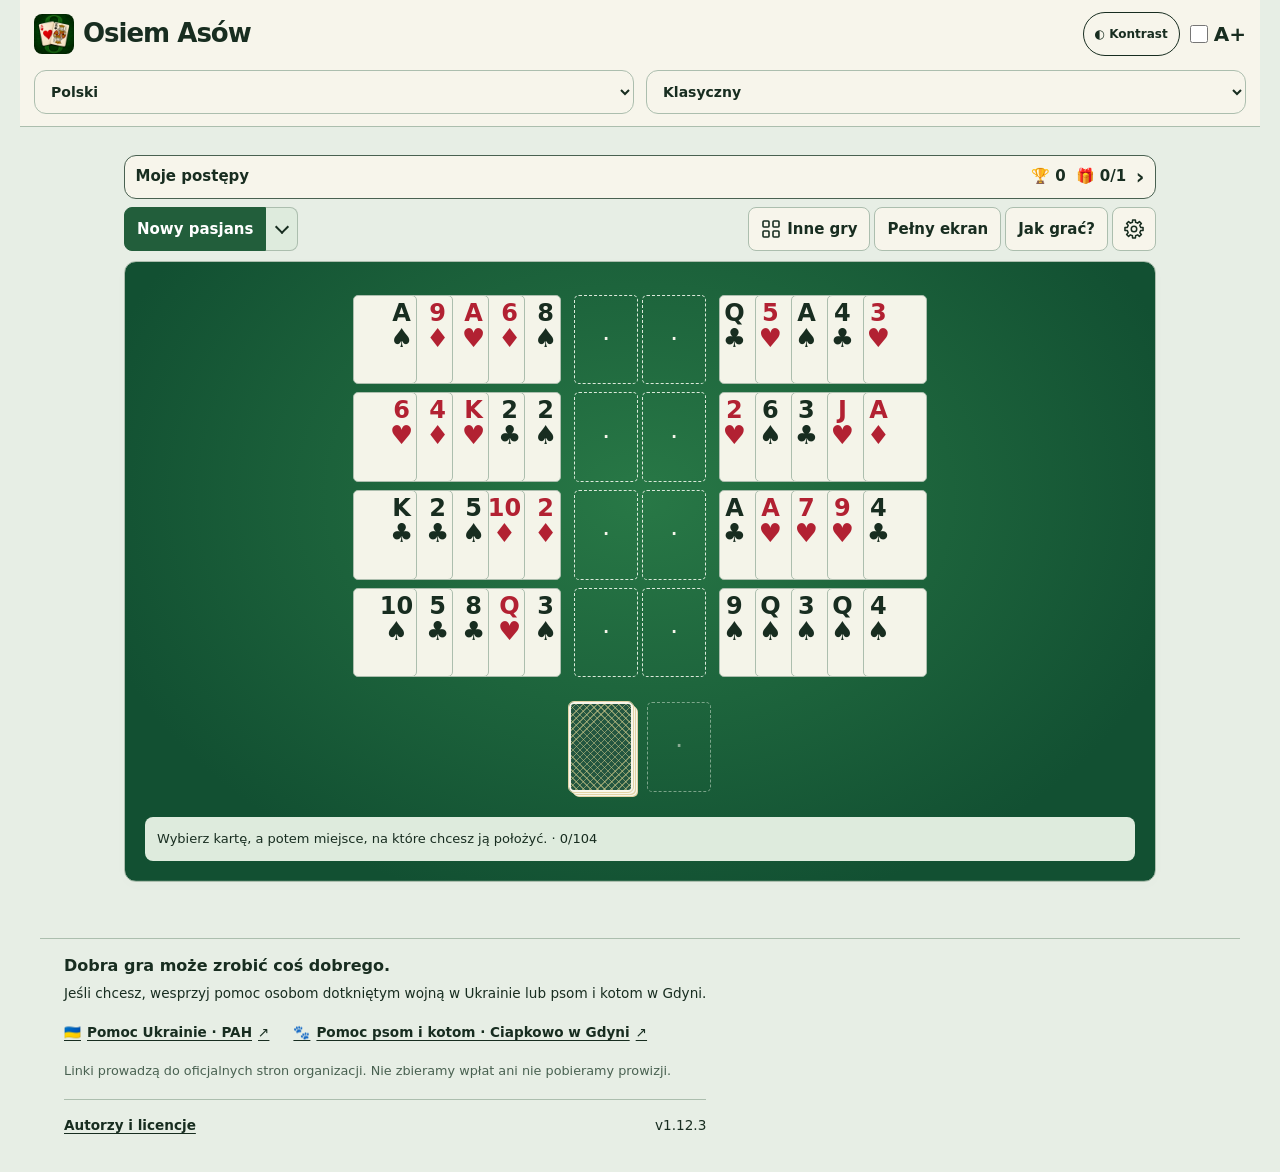
<file: index.html>
<!doctype html>
<html lang="pl" data-theme="porcelain">
<head>
<meta charset="utf-8">
<link rel="icon" href="favicon.ico?v=1.9.2" sizes="any">
<link rel="icon" type="image/png" sizes="32x32" href="favicon-32.png?v=1.9.2">
<link rel="icon" type="image/png" sizes="48x48" href="favicon-48.png?v=1.9.2">
<meta name="viewport" content="width=device-width,initial-scale=1">
<title>Osiem Asów</title>

<link rel="manifest" href="manifest.webmanifest">
<link rel="apple-touch-icon" href="apple-touch-icon.png?v=1.5.2">
<meta name="theme-color" content="#174b35">
<link rel="stylesheet" href="style.css">
<link rel="stylesheet" href="shared-palettes.css?v=shared-palettes-2">
<link rel="stylesheet" href="themes.css?v=1.9.2">
<link rel="stylesheet" href="shared-game.css?v=1.6.4">
<link rel="stylesheet" href="card-backs.css?v=deck-themes-2">
<link rel="stylesheet" href="pasjans.css?v=split-new-2">
<link rel="stylesheet" href="shared-victory.css?v=6">
<link rel="stylesheet" href="games-chest-menu.css?v=packed-grid-1"><script defer src="games-chest-menu.js?v=packed-grid-1" data-game="eight-aces"></script><script>if (!new URLSearchParams(location.search).has("miniatura") || window === window.top) { const script = document.createElement("script"); script.defer = true; script.src = "https://cloud.umami.is/script.js"; script.setAttribute("data-website-id", "a4d24ffd-fa55-44e7-8c3b-dc5a5e42a2f2"); script.setAttribute("data-domains", "eightaces.games-chest.com"); script.setAttribute("data-tag", "eight-aces"); document.head.append(script); }</script>
<link rel="stylesheet" href="theme-gallery.css?v=1.4.5">
<link rel="stylesheet" href="shared-settings.css?v=1.9.2">
<link rel="stylesheet" href="progress-bar.css?v=1.11.1">
<link rel="stylesheet" href="progress-summary.css?v=1.11.1">
<link rel="stylesheet" href="shared-footer.css?v=safari-install-guide-1">
<script defer src="shared-footer.js?v=resume-game-1"></script>
<script defer src="./game-update.js?v=3"></script>
<script defer src="./game-install.js?v=safari-install-guide-1"></script>
<link rel="stylesheet" href="shared-theme-components.css?v=1.12.2">
</head>
<body>
<header class="gc-theme-header"><a class="brand" href="./"><img class="brand-logo" src="icon-192.png?v=1.5.2" alt=""><span class="brand-name" translate="no">Osiem Asów</span></a><div class="header-controls"><div class="accessibility-controls"><button id="contrast" translate="no" aria-pressed="false"></button><label class="text-size-control"><input type="checkbox" id="large"><span id="large-label"></span></label></div><div class="preferences gc-theme-preferences"><label><span id="language-label"></span><select id="language"><option value="pl">Polski</option><option value="en">English</option></select></label><label><span id="theme-label"></span><select id="theme"></select></label></div></div></header>
<main class="solitaire">
  <button id="my-progress" type="button" aria-haspopup="dialog" aria-controls="progress-dialog" translate="no">
  <strong id="progress-name">Moje postępy</strong>
  <span class="progress-count"><span aria-hidden="true">🏆</span> <bdi id="progress-wins">0</bdi></span>
  <span class="progress-count" id="progress-next" hidden><span aria-hidden="true">🎁</span> <bdi id="progress-next-count"></bdi></span>
  <span class="progress-chevron" aria-hidden="true">›</span>
</button>
  <div class="game-toolbar" dir="ltr">
    <div class="new-game-buttons">
      <button class="primary gc-theme-action" id="new-game" translate="no" dir="auto"><span class="new-game-icon toolbar-icon" aria-hidden="true">＋</span><span class="new-game-label">Nowy pasjans</span></button>
      <button id="pick-variant" type="button" aria-haspopup="dialog" aria-controls="confirm-new-game"><span aria-hidden="true"></span></button>
    </div>
    <div class="game-tools"><button id="game-picker-button" type="button" aria-haspopup="dialog" aria-controls="game-picker" aria-label="Inne gry" translate="no">
<svg width="20" height="20" viewBox="0 0 20 20" fill="none" stroke="currentColor" stroke-width="1.6" aria-hidden="true" focusable="false"><rect x="2" y="2" width="6" height="6" rx="1"/><rect x="12" y="2" width="6" height="6" rx="1"/><rect x="2" y="12" width="6" height="6" rx="1"/><rect x="12" y="12" width="6" height="6" rx="1"/></svg><span class="toolbar-label">Inne gry</span></button>
      <button id="undo" translate="no" dir="auto" hidden><span class="history-icon toolbar-icon" aria-hidden="true">↶</span><span class="history-label"></span></button>
      <button id="redo" translate="no" dir="auto" hidden><span class="history-icon toolbar-icon" aria-hidden="true">↷</span><span class="history-label"></span></button>
      <button id="fullscreen" type="button" translate="no" dir="auto" aria-pressed="false" aria-label="Pełny ekran"><span class="fullscreen-icon toolbar-icon" aria-hidden="true">⛶</span><span class="fullscreen-label">Pełny ekran</span></button>
      <button id="help-button" translate="no" dir="auto" aria-haspopup="dialog"><span class="help-icon toolbar-icon" aria-hidden="true">?</span><span class="help-button-label">How to play</span></button>
      <button id="end-blocked-game" type="button" class="primary" translate="no" hidden>Zakończ partię</button>
      <button id="settings-button" class="shared-settings-button" aria-label="Settings" aria-haspopup="dialog"></button>
    </div>
  </div>
  <section class="card game gc-theme-table gc-theme-scene-table">
    <div id="tableau" class="solitaire-board" dir="ltr"></div>
    <div id="supply" class="supply"></div>
    <p id="status" role="status" tabindex="-1"></p>
  </section>
</main>
<footer class="game-footer">
  <section class="support-causes" aria-labelledby="support-title" translate="no">
    <h2 id="support-title" data-footer-copy="title">Dobra gra może zrobić coś dobrego.</h2>
    <p data-footer-copy="intro">Jeśli chcesz, wesprzyj pomoc osobom dotkniętym wojną w Ukrainie lub psom i kotom w Gdyni.</p>
    <div class="support-links">
      <a href="https://www.pah.org.pl/gdzie-dzialamy/ukraina/" target="_blank" rel="noopener noreferrer"><b aria-hidden="true">🇺🇦</b> <span data-footer-copy="ukraine">Pomoc Ukrainie · PAH</span> <b aria-hidden="true">↗</b></a>
      <a href="https://ciapkowo.pl/" target="_blank" rel="noopener noreferrer"><b aria-hidden="true">🐾</b> <span data-footer-copy="shelter">Pomoc psom i kotom · Ciapkowo w Gdyni</span> <b aria-hidden="true">↗</b></a>
    </div>
    <p class="support-note" data-footer-copy="note">Linki prowadzą do oficjalnych stron organizacji. Nie zbieramy wpłat ani nie pobieramy prowizji.</p>
  </section>
  <div class="footer-details">
    <a id="credits-link" href="credits.html" data-footer-copy="credits" translate="no">Autorzy i licencje</a>
    <span id="footer-version" translate="no">v1.12.3</span>
    <span id="save-note" role="status" translate="no"></span>
  </div>
</footer>
<dialog id="progress-dialog" class="progress-summary" aria-labelledby="progress-title" translate="no">
  <div class="progress-heading">
    <h2 id="progress-title">My progress</h2>
    <form method="dialog"><button id="progress-close" class="progress-summary-close" aria-label="Close" autofocus>×</button></form>
  </div>
  <dl id="progress-metrics"></dl>
  <p id="progress-reward-detail" hidden translate="no"></p>
</dialog>
<dialog id="game-picker" aria-labelledby="game-picker-title" translate="no">
  <div class="game-picker-header">
    <h2 id="game-picker-title">Inne gry</h2>
    <form method="dialog"><button id="game-picker-close" type="submit" aria-label="Zamknij" autofocus>×</button></form>
  </div>
  <ul id="game-picker-list" aria-labelledby="game-picker-title"></ul>
  <a class="all-games game-picker-link" href="https://games-chest.com/">Wszystkie gry</a>
</dialog>
<dialog id="theme-gallery" aria-labelledby="gallery-title" translate="no">
  <div class="gallery-heading">
    <h2 id="gallery-title"></h2>
    <form method="dialog"><button id="gallery-close" autofocus></button></form>
  </div>
  <ul id="gallery-ordinary" class="theme-grid"></ul>
  <h3 id="gallery-rewards-title"></h3>
  <ul id="gallery-rewards" class="theme-grid" aria-labelledby="gallery-rewards-title"></ul>
</dialog>
<dialog id="confirm-new-game" aria-labelledby="confirm-new-title" aria-describedby="confirm-new-description">
  <form method="dialog">
    <div class="dialog-heading">
      <h2 id="confirm-new-title" translate="no"></h2>
      <button id="cancel-new" value="cancel" translate="no" autofocus>×</button>
    </div>
    <p id="confirm-new-description" translate="no"></p>
    <div class="game-tools">
      <button id="restart-deal" value="restart" translate="no"></button>
      <button class="primary" id="accept-new" value="start" translate="no"></button>
    </div>
  </form>
</dialog>
<dialog id="settings" class="shared-settings" aria-labelledby="settings-title" aria-describedby="next-rules" translate="no">
  <form method="dialog" class="settings-shell">
    <header class="settings-header">
      <div class="settings-heading"><h2 id="settings-title"></h2><button id="settings-dismiss" type="submit" value="close" autofocus>×</button></div>
      <p id="next-rules" class="settings-summary"></p>
    </header>
    <div class="settings-body">
      <div id="settings-save-error" class="settings-save-error" role="alert" hidden>
        <p id="settings-save-error-text"></p>
        <button id="settings-save-retry" type="button"></button>
      </div>
      <fieldset class="settings-section">
        <legend id="settings-rules-heading"></legend>
        <div class="setting-item">
          <div class="setting-row">
            <label>
              <input type="checkbox" id="sameSuit">
              <span class="setting-caption"><span class="setting-name" id="same-label"></span><small class="setting-timing" data-setting-applies="next"></small></span>
            </label>
            <button class="setting-info" type="button" aria-expanded="false" aria-controls="sameSuit-note">ⓘ</button>
          </div>
          <p class="setting-description" id="sameSuit-note" hidden></p>
        </div>
        <div class="setting-item">
          <div class="setting-row">
            <label>
              <input type="checkbox" id="recycle">
              <span class="setting-caption"><span class="setting-name" id="recycle-label"></span><small class="setting-timing" data-setting-applies="next"></small></span>
            </label>
            <button class="setting-info" type="button" aria-expanded="false" aria-controls="recycle-note">ⓘ</button>
          </div>
          <p class="setting-description" id="recycle-note" hidden></p>
        </div>
        <div class="setting-item">
          <div class="setting-row">
            <label>
              <input type="checkbox" id="kingsOnly">
              <span class="setting-caption"><span class="setting-name" id="kingsOnly-label"></span><small class="setting-timing" data-setting-applies="now"></small></span>
            </label>
            <button class="setting-info" type="button" aria-expanded="false" aria-controls="kingsOnly-note">ⓘ</button>
          </div>
          <p class="setting-description" id="kingsOnly-note" hidden></p>
        </div>
      </fieldset>
      <fieldset class="settings-section">
        <legend id="settings-display-heading"></legend>
        <div class="setting-item">
          <div class="setting-row">
            <label>
              <input type="checkbox" id="showCounts">
              <span class="setting-caption"><span class="setting-name" id="showCounts-label"></span><small class="setting-timing" data-setting-applies="now"></small></span>
            </label>
            <button class="setting-info" type="button" aria-expanded="false" aria-controls="showCounts-note">ⓘ</button>
          </div>
          <p class="setting-description" id="showCounts-note" hidden></p>
        </div>
        <div class="setting-item">
          <div class="setting-row">
            <label>
              <input type="checkbox" id="showUndo">
              <span class="setting-caption"><span class="setting-name" id="showUndo-label"></span><small class="setting-timing" data-setting-applies="now"></small></span>
            </label>
            <button class="setting-info" type="button" aria-expanded="false" aria-controls="showUndo-note">ⓘ</button>
          </div>
          <p class="setting-description" id="showUndo-note" hidden></p>
        </div>
        <div class="setting-item">
          <div class="setting-row">
            <label class="setting-control">
              <input type="checkbox" id="expand-table-only" aria-describedby="expand-table-only-note">
              <span class="setting-caption"><span class="setting-name" id="expand-table-only-label"></span></span>
            </label>
            <button class="setting-info" type="button" aria-expanded="false" aria-controls="expand-table-only-note">ⓘ</button>
          </div>
          <p class="setting-description" id="expand-table-only-note" hidden></p>
        </div>
      </fieldset>
      <section class="settings-section" aria-labelledby="preferences-file-heading">
        <h3 id="preferences-file-heading"></h3>
        <p id="preferences-file-scope" class="settings-file-scope"></p>
        <div class="settings-backup-actions">
          <button type="button" id="export-preferences"></button>
          <button type="button" id="import-preferences"></button>
        </div>
        <input type="file" id="preferences-file" accept=".json,application/json" hidden>
        <p id="preferences-status" role="status" aria-live="polite"></p>
        <button type="button" id="retry-preferences" hidden></button>
      </section>
    </div>
  </form>
</dialog>
<dialog id="confirm-progress" aria-labelledby="progress-import-title" aria-describedby="progress-import-description" translate="no">
 <form method="dialog">
  <h2 id="progress-import-title"></h2>
  <p id="progress-import-description"></p>
  <p id="progress-import-stats"></p>
  <p id="progress-import-note"></p>
  <p id="progress-import-error" role="alert" hidden></p>
  <div class="settings-backup-actions"><button value="cancel" id="cancel-progress"></button><button type="button" id="restore-progress" class="primary"></button></div>
 </form>
</dialog>
<dialog id="help" aria-labelledby="help-title">
  <form method="dialog">
    <div class="dialog-heading"><h2 id="help-title" translate="no">How to play</h2><button aria-label="Close">×</button></div>
    <div id="rules" translate="no"></div>
    <p><a href="https://www.solsuite.com/games/forty_and_eight.htm" target="_blank" rel="noopener noreferrer" translate="no">Forty and Eight · SolSuite ↗</a></p>
    <p data-save-help translate="no"></p>
    <button class="primary">Done</button>
  </form>
</dialog>
<script src="locales.js?v=fullscreen-notice-1"></script>
<script src="i18n.js"></script>
<script src="engine.js?v=slow-search-1"></script>
<script src="strings.js?v=1.9.2"></script>
<script src="shared-victory.js?v=5"></script>
<script src="game-help.js?v=row-collect-1"></script>
<script src="results.js?v=1.7.1"></script>
<script src="settings-strings.js?v=1.9.2"></script>
<script src="shared-preferences.js?v=1.9.2"></script>
<script src="shared-progress-backup.js?v=scenic-themes-1"></script>
<script src="progress-backup.js?v=scenic-themes-1"></script>
<script src="preferences-strings.js?v=1.9.2"></script>
<script src="progress-bar.js?v=1.11.0"></script>
<script src="statistics-reset.js?v=1.11.4"></script><script src="app.js?v=fullscreen-setting-1"></script>
<script>
  if (window === window.top && "serviceWorker" in navigator) {
    navigator.serviceWorker.register("./sw.js").catch(error => console.warn("Offline setup failed", error));
  }
</script>
</body>
</html>
</file>
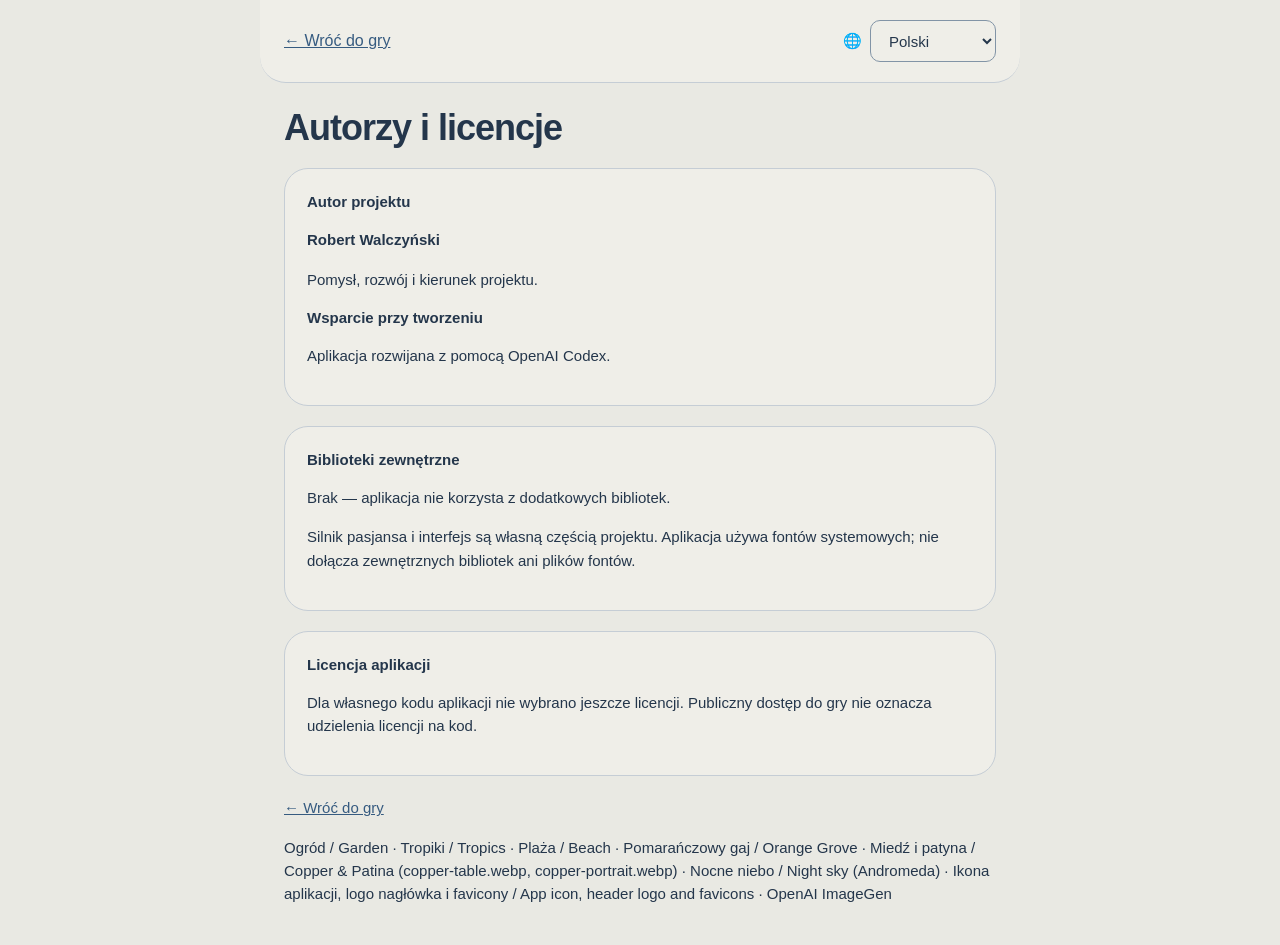
<file: credits.html>
<!doctype html>
<html lang="pl"><head><meta charset="utf-8">
<link rel="icon" href="favicon.ico?v=1.9.2" sizes="any">
<link rel="icon" type="image/png" sizes="32x32" href="favicon-32.png?v=1.9.2">
<link rel="icon" type="image/png" sizes="48x48" href="favicon-48.png?v=1.9.2"><meta name="viewport" content="width=device-width, initial-scale=1"><title>Autorzy i licencje · Pasjans</title><link rel="stylesheet" href="style.css?v=0.1.0"><link rel="stylesheet" href="shared-palettes.css?v=shared-palettes-2"><link rel="stylesheet" href="themes.css?v=shared-palettes-2"><style>body{max-width:760px;margin:auto}header{gap:16px;flex-wrap:wrap}header a{font-size:16px}main{padding:24px}section{margin:20px 0}h1{font-size:clamp(26px,5vw,36px)}h2{font-size:20px}p{overflow-wrap:anywhere}.credits-controls{display:flex;align-items:center;gap:8px}</style><link rel="apple-touch-icon" href="apple-touch-icon.png?v=1.5.2"></head>
<body><header><a href="./" data-text="back">← Wróć do gry</a><label class="credits-controls"><span aria-hidden="true">🌐</span><select id="credits-language" aria-label="Język / Language"><option value="pl">Polski</option><option value="en">English</option></select></label></header><main><h1 data-text="title">Autorzy i licencje</h1><section class="card"><h2 data-text="author">Autor projektu</h2><p><strong translate="no">Robert Walczyński</strong></p><p data-text="role">Pomysł, rozwój i kierunek projektu.</p><h2 data-text="support">Wsparcie przy tworzeniu</h2><p data-text="codex">Aplikacja rozwijana z pomocą OpenAI Codex.</p></section><section class="card"><h2 data-text="components">Biblioteki zewnętrzne</h2><p data-text="none">Brak — aplikacja nie korzysta z dodatkowych bibliotek.</p><p data-text="own">Silnik pasjansa i interfejs są własną częścią projektu. Aplikacja używa fontów systemowych; nie dołącza zewnętrznych bibliotek ani plików fontów.</p></section><section class="card"><h2 data-text="license">Licencja aplikacji</h2><p data-text="licenseNote">Dla własnego kodu aplikacji nie wybrano jeszcze licencji. Publiczny dostęp do gry nie oznacza udzielenia licencji na kod.</p></section><p><a href="./" data-text="back">← Wróć do gry</a></p><p translate="no">Ogród / Garden · Tropiki / Tropics · Plaża / Beach · Pomarańczowy gaj / Orange Grove · Miedź i patyna / Copper &amp; Patina (copper-table.webp, copper-portrait.webp) · Nocne niebo / Night sky (Andromeda) · Ikona aplikacji, logo nagłówka i favicony / App icon, header logo and favicons · OpenAI ImageGen</p></main><script src="locales.js?v=0.1.0"></script><script src="i18n.js?v=0.1.0"></script><script src="credits.js?v=1.4.1"></script></body></html>
</file>
<file: style.css>
:root{--bg:#f6f5f0;--paper:#fcfcf7;--ink:#263b36;--muted:#79827b;--line:#e3e5dc;--accent:#355e4c;--wash:#eaf0df;--table:#f6f5f0;--radius:12px;--control-radius:8px;--primary-bg:var(--accent);--primary-ink:#fff;--primary-border:var(--primary-bg);color-scheme:light}
*{box-sizing:border-box}body{margin:0;background:var(--bg);color:var(--ink);font:15px/1.55 system-ui,-apple-system,BlinkMacSystemFont,"Segoe UI",sans-serif}button,select,input{font:inherit}button,select{color:var(--ink);background:var(--paper);border:1px solid var(--line);border-radius:8px;min-height:42px;padding:8px 14px}button{cursor:pointer;font-weight:600}button:hover:not(:disabled){border-color:var(--accent);background:var(--wash)}button:disabled{opacity:.5;cursor:default}button:focus-visible,select:focus-visible,a:focus-visible{outline:3px solid var(--accent);outline-offset:3px}a{color:var(--accent)}.primary{background:var(--accent);color:#fff;border-color:var(--accent)}.primary:hover:not(:disabled){background:var(--accent);filter:brightness(1.12)}header{max-width:1240px;margin:auto;display:flex;align-items:center;justify-content:space-between;padding:22px 24px;border-bottom:1px solid var(--line);gap:18px}.brand{font:700 34px Georgia,serif;text-decoration:none;letter-spacing:-1px;color:var(--ink)}.brand span{display:block;font:11px system-ui;letter-spacing:1.5px;text-transform:uppercase;color:var(--muted)}.preferences{display:flex;align-items:end;gap:12px}.preferences label{display:grid;gap:3px;font-size:11px;color:var(--muted)}.preferences select{font-size:13px;max-width:170px}main{max-width:1200px;margin:auto;padding:28px 24px 36px}.intro{display:flex;align-items:center;justify-content:space-between;gap:20px;margin-bottom:24px}.eyebrow{text-transform:uppercase;letter-spacing:2px;font-size:10px;font-weight:750;color:var(--accent);margin:0 0 8px}h1{font:normal 36px/1.15 Georgia,serif;margin:0 0 10px}h2{font:normal 23px/1.25 Georgia,serif;margin:0 0 16px}p{margin:8px 0 16px}.muted{color:var(--muted)}.small{font-size:12px}.layout{display:grid;grid-template-columns:minmax(0,1fr) 270px;gap:24px}.card{background:var(--paper);border:1px solid var(--line);border-radius:var(--radius);padding:22px;box-shadow:0 3px 16px #23372d04}aside{display:grid;gap:18px;align-content:start}.scoreboard{display:flex;justify-content:space-between;align-items:center;border-bottom:1px solid var(--line);padding-bottom:16px}.scoreboard>div{display:grid;gap:0}.scoreboard>div:last-child{text-align:end}.scoreboard strong{font:36px Georgia,serif}.scoreboard span{font-size:12px;color:var(--muted)}.scoreboard .target{text-align:center}.target small{color:var(--muted);font-size:11px}.opponent{text-align:center;padding:14px 0}.opponent>span{font-size:11px;color:var(--muted)}.hand{display:flex;flex-wrap:wrap;justify-content:center;gap:9px;padding:12px 0}.hidden-hand{padding:5px 0}.back{width:18px;height:32px;border:1px solid var(--line);border-radius:4px;background:repeating-linear-gradient(45deg,var(--wash),var(--wash) 3px,var(--paper) 3px,var(--paper) 6px)}.table{background:var(--table);border:1px solid var(--line);border-radius:10px;min-height:300px;max-height:580px;overflow:auto;display:flex;align-items:center;padding:20px}#board{margin:auto;min-width:min-content;display:grid;grid-template-columns:auto auto auto;grid-template-rows:auto auto auto;gap:8px;align-items:center;justify-items:center}.empty-table{grid-column:1/4;color:var(--muted);text-align:center;max-width:270px;font-family:Georgia,serif;font-size:23px}.arm{display:flex;gap:4px;align-items:center}.arm.vertical{flex-direction:column}.arm.left{flex-direction:row-reverse}.board-caption{display:flex;justify-content:space-between;gap:10px;color:var(--muted);font-size:11px;margin-top:10px}.tile{background:#fffdf5;border:1px solid #a7aca1;border-radius:6px;box-shadow:0 2px 3px #23372d18;display:inline-flex;padding:4px;align-items:center;gap:0;min-height:0;color:#27352e;flex-shrink:0}.tile.vertical{flex-direction:column}.half{width:30px;height:30px;display:grid;grid-template-columns:repeat(3,1fr);grid-template-rows:repeat(3,1fr);padding:3px;gap:2px}.half+.half{border-inline-start:1px solid #b9bdb2}.tile.vertical>.half+.half{border-inline-start:0;border-top:1px solid #b9bdb2}.dot{border-radius:50%;background:currentColor}.tile.playable{border:2px solid var(--accent)}.tile.selected{outline:3px solid var(--accent);outline-offset:3px;background:var(--wash)}.tile:disabled{opacity:.7}.hand .tile{padding:5px}.hand .half{width:35px;height:35px}.hand-title{display:flex;align-items:center;justify-content:space-between;padding-top:14px;gap:10px}.hand-title strong{font-size:13px}.hand-title button{font-size:12px}#status{background:var(--wash);border-radius:8px;padding:12px;font-size:13px;margin-top:16px}.choices{display:flex;gap:8px;flex-wrap:wrap;margin-bottom:12px}.choices:empty{display:none}.choices button{font-size:12px}.round-actions{text-align:center}.stat{display:flex;justify-content:space-between;border-top:1px solid var(--line);padding:9px 0;font-size:13px}.badge{display:inline-block;border:1px solid var(--line);background:var(--wash);padding:6px 10px;border-radius:20px;margin:8px 4px 0 0;font-size:11px}ul{padding-inline-start:18px;font-size:12px;color:var(--muted)}li{margin-bottom:9px}footer{text-align:center;color:var(--muted);font-size:11px;padding:15px 24px 28px}dialog{background:var(--paper);color:var(--ink);border:1px solid var(--line);border-radius:var(--radius);padding:25px;width:min(460px,calc(100% - 32px));max-height:85vh;overflow:auto}dialog::backdrop{background:#14271e66}.dialog-heading{display:flex;justify-content:space-between;gap:12px}.dialog-heading button{font-size:24px;padding:0 12px}.setting{display:flex;align-items:center;justify-content:space-between;gap:15px;margin:18px 0}.setting select{max-width:190px}.large{font-size:18px}.large button,.large select{font-size:17px}.large .small,.large ul,.large #status{font-size:15px}[hidden]{display:none!important}@media(max-width:850px){.layout{grid-template-columns:1fr}aside{grid-template-columns:1fr 1fr}.intro{align-items:start}h1{font-size:30px}}@media(max-width:540px){header{padding:15px 14px;gap:8px;flex-wrap:wrap}.brand{font-size:30px}.preferences{gap:6px}.preferences select{max-width:116px;padding:6px}.preferences label{font-size:10px}main{padding:20px 12px}.intro{gap:10px;margin-bottom:18px}.intro .muted{font-size:12px}.intro>.primary{font-size:12px;white-space:nowrap}.card{padding:15px}.table{min-height:270px;padding:12px}.half{width:26px;height:26px}.hand .half{width:31px;height:31px}.hand{gap:7px}.layout{gap:16px}aside{grid-template-columns:1fr}.board-caption{font-size:10px}h1{font-size:28px}.eyebrow{font-size:9px}.scoreboard strong{font-size:30px}}
</file>
<file: shared-palettes.css>
/* Canonical shared palettes in sudoku/dist/. Copy unchanged to the other games. */
:root[data-theme="copper"] {
  --palette-bg: #f0e1d5;
  --palette-ink: #432d24;
  --palette-muted: #705247;
  --palette-accent: #934826;
  --palette-line: #e1c7b6;
  --palette-wash: #eed6c6;
  --palette-paper: #f3e5da;
  --palette-primary-bg: #934826;
  --palette-primary-ink: #fff;
}
:root[data-theme="night-sky"] {
  --palette-bg: #161c2c;
  --palette-ink: #f0f2ff;
  --palette-muted: #b5bfd8;
  --palette-accent: #b4bfff;
  --palette-line: #465172;
  --palette-wash: #2f3a58;
  --palette-paper: #222b42;
  --palette-primary-bg: #aebaff;
  --palette-primary-ink: #182139;
}

:root[data-theme="ink"] {
  --palette-control-line: #938570;
  --palette-bg: #ebe4d5;
  --palette-ink: #242c35;
  --palette-muted: #656963;
  --palette-accent: #254b72;
  --palette-line: #d5cdbd;
  --palette-wash: #e0d5be;
  --palette-paper: #eee5d2;
  --palette-primary-bg: var(--palette-accent);
  --palette-primary-ink: #fff;
}

:root[data-theme="porcelain"] {
  --palette-bg: #e9e9e3;
  --palette-ink: #24364b;
  --palette-muted: #556579;
  --palette-accent: #365b80;
  --palette-line: #c5cdd5;
  --palette-wash: #dce4eb;
  --palette-paper: #efeee8;
  --palette-control-line: #8294a6;
  --palette-primary-bg: #41688e;
  --palette-primary-ink: #fff;
}

:root[data-theme="sage"] {
  --palette-bg: #eeeee6;
  --palette-ink: #263b36;
  --palette-muted: #58655b;
  --palette-accent: #355e4c;
  --palette-line: #ccd4c8;
  --palette-wash: #e2ead9;
  --palette-paper: #f4f4eb;
}

:root[data-theme="ukraine"] {
  --palette-bg: #e9eff5;
  --palette-ink: #102c4a;
  --palette-muted: #52677d;
  --palette-accent: #0755a1;
  --palette-line: #b8ccdf;
  --palette-wash: #dce9f6;
  --palette-paper: #f1f4f7;
  --palette-primary-bg: #ffd43b;
  --palette-primary-border: #e5b900;
  --palette-primary-ink: var(--palette-ink);
}

:root[data-theme="studio"] {
  --palette-bg: #e6e8eb;
  --palette-ink: #20252b;
  --palette-muted: #626b76;
  --palette-accent: #2458cd;
  --palette-line: #d7dce2;
  --palette-wash: #dce2e9;
  --palette-paper: #edf0f3;
}

:root[data-theme="forma"] {
  --palette-bg: #f2e7db;
  --palette-ink: #342837;
  --palette-muted: #73626c;
  --palette-accent: #b5442d;
  --palette-line: #dfcec4;
  --palette-wash: #ead8cb;
  --palette-paper: #f5eadd;
}

:root[data-theme="energy"] {
  --palette-bg: #eae4f5;
  --palette-ink: #302441;
  --palette-muted: #6a607a;
  --palette-accent: #6235c3;
  --palette-line: #e1d9ef;
  --palette-wash: #e2d8f1;
  --palette-paper: #f0e9f8;
}

:root[data-theme="tangerine"] {
  --palette-bg: #eee6d7;
  --palette-ink: #30291f;
  --palette-muted: #70695f;
  --palette-accent: #9b4f00;
  --palette-line: #eadfca;
  --palette-wash: #f0e0b9;
  --palette-paper: #f3ead9;
}

:root[data-theme="contrast"] {
  --palette-bg: #fff;
  --palette-ink: #111;
  --palette-muted: #333;
  --palette-accent: #111;
  --palette-line: #555;
  --palette-wash: #eee;
  --palette-paper: #fff;
}
</file>
<file: themes.css>
/* Adapted from Trener Sudoku a4897b3. Source mapping: docs/THEMES.md. */
:root[data-theme="sage"]{--bg:var(--palette-bg);--ink:var(--palette-ink);--muted:var(--palette-muted);--accent:var(--palette-accent);--line:var(--palette-line);--wash:var(--palette-wash);--paper:var(--palette-paper);--table:var(--bg);--radius:12px;--control-radius:8px}
:root[data-theme="ink"]{--bg:var(--palette-bg);--ink:var(--palette-ink);--muted:var(--palette-muted);--accent:var(--palette-accent);--line:var(--palette-line);--wash:var(--palette-wash);--paper:var(--palette-paper);--table:var(--bg);--radius:3px;--control-radius:3px}
:root[data-theme="contrast"]{--bg:var(--palette-bg);--ink:var(--palette-ink);--muted:var(--palette-muted);--accent:var(--palette-accent);--line:var(--palette-line);--wash:var(--palette-wash);--paper:var(--palette-paper);--table:var(--bg);--radius:2px;--control-radius:2px}
:root[data-theme="studio"]{--bg:var(--palette-bg);--ink:var(--palette-ink);--muted:var(--palette-muted);--accent:var(--palette-accent);--line:var(--palette-line);--wash:var(--palette-wash);--paper:var(--palette-paper);--table:var(--bg);--radius:0;--control-radius:2px}
:root[data-theme="forma"]{--bg:var(--palette-bg);--ink:var(--palette-ink);--muted:var(--palette-muted);--accent:var(--palette-accent);--line:var(--palette-line);--wash:var(--palette-wash);--forma-paper:var(--palette-paper);--forma-plum:#432c46;--forma-terra:#b5442d;--paper:var(--palette-paper);--table:var(--bg);--radius:0;--control-radius:999px}
:root[data-theme="energy"]{--bg:var(--palette-bg);--ink:var(--palette-ink);--muted:var(--palette-muted);--accent:var(--palette-accent);--line:var(--palette-line);--wash:var(--palette-wash);--energy-purple:#6235c3;--energy-amber:#ffb800;--paper:var(--palette-paper);--table:var(--bg);--radius:24px;--control-radius:999px}
:root[data-theme="tangerine"]{--bg:var(--palette-bg);--ink:var(--palette-ink);--muted:var(--palette-muted);--accent:var(--palette-accent);--line:var(--palette-line);--wash:var(--palette-wash);--tangerine-orange:#ffab00;--tangerine-amber:#ffab00;--paper:var(--palette-paper);--table:var(--bg);--radius:24px;--control-radius:999px}
:root[data-theme="porcelain"]{--bg:var(--palette-bg);--ink:var(--palette-ink);--muted:var(--palette-muted);--accent:var(--palette-accent);--line:var(--palette-line);--wash:var(--palette-wash);--porcelain-orange:var(--palette-primary-bg);--porcelain-amber:var(--palette-primary-bg);--paper:var(--palette-paper);--table:var(--bg);--radius:24px;--control-radius:999px;--primary-bg:var(--palette-primary-bg);--primary-ink:var(--palette-primary-ink)}
:root[data-theme="ukraine"]{--bg:var(--palette-bg);--ink:var(--palette-ink);--muted:var(--palette-muted);--accent:var(--palette-accent);--line:var(--palette-line);--wash:var(--palette-wash);--ukraine-orange:var(--palette-accent);--ukraine-amber:var(--palette-accent);--paper:var(--palette-paper);--table:var(--bg);--radius:24px;--control-radius:999px}

/* Shared shape and typography rules adapted from Sudoku studio.css / forma.css. */
button:not(.tile),select{border-radius:var(--control-radius)}
.header-controls{display:grid;gap:10px;justify-items:end;min-width:0}
.accessibility-controls{display:flex;align-items:center;justify-content:flex-end;gap:14px;flex-wrap:wrap;font-size:12px}
.accessibility-controls button{min-height:32px;padding:4px 11px;font-size:12px;background:transparent}
.accessibility-controls button[aria-pressed="true"]{background:var(--ink);color:var(--paper)}
.text-size-control{display:inline-flex;align-items:center;gap:6px;cursor:pointer}
.text-size-control input{accent-color:var(--accent);width:17px;height:17px}
.primary{background:var(--primary-bg);border-color:var(--primary-border);color:var(--primary-ink)}
.primary:hover:not(:disabled){background:var(--primary-bg)}
:root[data-theme="tangerine"]{--bg:var(--palette-bg);--ink:var(--palette-ink);--muted:var(--palette-muted);--accent:var(--palette-accent);--line:var(--palette-line);--wash:var(--palette-wash);--tangerine-orange:#ffab00;--tangerine-amber:#ffab00;--paper:var(--palette-paper);--table:var(--bg);--radius:24px;--control-radius:999px}
:root[data-theme="ukraine"]{--primary-bg:var(--palette-primary-bg);--primary-border:var(--palette-primary-border);--primary-ink:var(--palette-primary-ink)}
:is([data-theme="studio"],[data-theme="forma"],[data-theme="energy"],[data-theme="tangerine"],[data-theme="porcelain"],[data-theme="ukraine"]) body{font-family:Arial,Helvetica,sans-serif}
:is([data-theme="studio"],[data-theme="forma"],[data-theme="energy"],[data-theme="tangerine"],[data-theme="porcelain"],[data-theme="ukraine"]) .brand{font-family:Arial,Helvetica,sans-serif;font-weight:700;letter-spacing:-.6px}
:is([data-theme="studio"],[data-theme="forma"],[data-theme="energy"],[data-theme="tangerine"],[data-theme="porcelain"],[data-theme="ukraine"]) h1{font-family:Arial,Helvetica,sans-serif;font-weight:600;letter-spacing:-1px}
:is([data-theme="studio"],[data-theme="forma"],[data-theme="energy"],[data-theme="tangerine"],[data-theme="porcelain"],[data-theme="ukraine"]) h2{font:600 15px/1.4 Arial,Helvetica,sans-serif}
:is([data-theme="forma"],[data-theme="energy"],[data-theme="tangerine"],[data-theme="porcelain"],[data-theme="ukraine"]) select{border-radius:10px}
:is([data-theme="energy"],[data-theme="tangerine"],[data-theme="porcelain"],[data-theme="ukraine"]) .preferences select{border-radius:12px;font-weight:600}
:is([data-theme="forma"],[data-theme="energy"],[data-theme="tangerine"],[data-theme="porcelain"],[data-theme="ukraine"]) dialog{border-radius:26px}
:is([data-theme="studio"],[data-theme="forma"]) .card{border:0;border-bottom:1px solid var(--line);box-shadow:none;background:transparent}
:is([data-theme="porcelain"],[data-theme="ukraine"]) .card{box-shadow:none}
:is([data-theme="energy"],[data-theme="tangerine"],[data-theme="porcelain"],[data-theme="ukraine"]) header{border-radius:0 0 26px 26px;padding-block:20px}
[data-theme="porcelain"] header{background:var(--paper);border-bottom:1px solid var(--line)}
[data-theme="energy"] header{background:linear-gradient(110deg,#7134cf 0%,#a42ba8 65%,#c7288b 100%);border:0}
[data-theme="tangerine"] header{background:#ffab00;border:0}
[data-theme="ukraine"] header{background:var(--palette-accent);border-bottom:8px solid var(--palette-primary-bg)}
:is([data-theme="energy"],[data-theme="ukraine"]) header :is(.brand,.brand span,.preferences label,.accessibility-controls){color:#fff}
:is([data-theme="energy"],[data-theme="ukraine"]) .accessibility-controls button{color:#fff;border-color:#ffffff88}
:is([data-theme="energy"],[data-theme="ukraine"]) .preferences :is(select,button){background:#fff;color:var(--ink);border-color:#fff}
:is([data-theme="energy"],[data-theme="ukraine"]) header :is(button,select,input):focus-visible{outline-color:#ffd43b}
[data-theme="ink"] :is(.brand,h1,h2){font-family:Georgia,'Times New Roman',serif;letter-spacing:-.5px}
[data-theme="contrast"] body{font-family:Arial,sans-serif}
[data-theme="contrast"] :is(h1,h2,.brand){font-family:Arial,sans-serif;font-weight:700;letter-spacing:0}
[data-theme="contrast"] :is(.card,.tile,dialog){box-shadow:none}
[data-theme="contrast"] .tile{background:#fff;color:#111;border-color:#111}
[data-theme="contrast"] .half+.half{border-color:#111}
@media(max-width:640px){
 header{align-items:center}
 .header-controls{max-width:100%;gap:8px}
 .accessibility-controls{gap:10px}
 :is([data-theme="energy"],[data-theme="tangerine"],[data-theme="porcelain"],[data-theme="ukraine"]) header{padding:12px 14px;border-radius:0 0 22px 22px}
 :is([data-theme="energy"],[data-theme="tangerine"],[data-theme="porcelain"],[data-theme="ukraine"]) .card{border-radius:20px}
}
@media(max-width:420px){
 .header-controls{width:100%;justify-items:stretch}
 .accessibility-controls,.preferences{justify-content:flex-end}
 .large .accessibility-controls{flex-wrap:wrap;justify-content:flex-start}
 .large .preferences{flex-wrap:wrap}
}
.turn-actions{display:flex;gap:8px;flex-wrap:wrap;justify-content:flex-end}
/* A long arm scrolls inside the table, never widens the page. */
.layout{grid-template-columns:minmax(0,1fr) 270px}
.layout>.card,.layout>aside,.table{min-width:0;max-width:100%}
@media(max-width:850px){.layout{grid-template-columns:minmax(0,1fr)}}
@media(max-width:540px){.board-caption{flex-wrap:wrap}.hand-title{flex-wrap:wrap}}
/* The most recent placement stays marked through draws and passes. */
.tile.last-played{outline:3px solid var(--accent);outline-offset:2px;box-shadow:0 0 0 5px var(--paper)}
[data-theme="contrast"] .tile.last-played{outline:4px double #111;outline-offset:2px}
.last-move{margin:12px 0 0;padding:9px 12px;border-inline-start:3px solid var(--accent);font-size:12px;color:var(--ink);background:var(--paper)}


/* The main table always fits the complete board. The magnifier shows detail. */
.table{position:relative;display:block;height:clamp(240px,42vh,380px);min-height:240px;max-height:none;overflow:hidden;padding:0}
#board{position:absolute;left:50%;top:50%;width:max-content;min-width:0;margin:0;transform-origin:center}
#board .tile{cursor:default}
#board .tile:focus-visible{outline:3px dashed var(--accent);outline-offset:5px}
.board-help{font-size:11px;color:var(--muted);margin:0 0 8px}
.move-choice{display:flex;gap:8px;flex-wrap:wrap;align-items:center;border:1px solid var(--line);border-radius:12px;padding:8px}
.declaration[aria-pressed="true"]{background:var(--wash);outline:2px solid var(--accent);outline-offset:1px}
#history-rounds{max-height:420px;overflow:auto;overflow-wrap:anywhere}
#history-rounds details{border-top:1px solid var(--line);padding:10px 0}
#history-rounds summary{cursor:pointer;font-weight:600;font-size:13px}
#history-rounds ol{padding-inline-start:24px;font-size:12px;line-height:1.55;margin-bottom:0}
#history-rounds li{padding:5px 0;border-bottom:1px solid var(--line);margin:0}
.large #history-rounds :is(summary,ol){font-size:16px}

.board-view-tools{display:flex;justify-content:space-between;align-items:center;gap:10px;margin-bottom:8px}
.board-view-tools .board-help{margin:0}
.match-total{text-align:center;font-size:12px;color:var(--muted);margin:6px 0}
.table.zoomed{touch-action:none;user-select:none;cursor:grab}
.table.zoomed #board .tile{cursor:grab}
.table.dragging,.table.dragging #board .tile{cursor:grabbing}
@media(max-width:540px){.board-view-tools{flex-wrap:wrap}}

.table{touch-action:none;user-select:none}
/* Position stones from actual edges; doubles cannot widen an entire grid track. */
#board{display:block}
#board>.tile{justify-content:center}
#board .half{width:31px;height:28px;flex-shrink:0}
#board .tile.vertical>.half{width:28px;height:31px}

/* Same two-row header as Sudoku: brand + Contrast/A+, then two selectors. */
header{display:grid;grid-template-columns:minmax(0,1fr) auto;align-items:center;gap:14px}
header .header-controls{display:contents}
header .brand{grid-column:1;grid-row:1;align-self:center;font-size:26px;line-height:1.15}
header .accessibility-controls,.large header .accessibility-controls{grid-column:2;grid-row:1;display:flex;flex-wrap:nowrap;align-items:center;gap:10px;justify-content:flex-end}
header #contrast{width:auto;min-height:34px;padding:5px 11px;white-space:nowrap;background:var(--paper);color:var(--ink);border:1px solid var(--ink);font-size:12px;line-height:1.2;border-radius:999px}
header #contrast[aria-pressed="true"]{background:var(--ink);color:var(--paper)}
header .text-size-control,.large header .text-size-control{display:flex;align-items:center;gap:6px;min-width:0;white-space:nowrap;font-size:20px;font-weight:700;line-height:1}
header .text-size-control input{width:18px;height:18px;margin:0}
header .preferences,.large header .preferences{grid-column:1/-1;grid-row:2;display:grid;grid-template-columns:minmax(0,1fr) minmax(0,1fr);gap:12px;align-items:center}
header .preferences label{min-width:0}
header .preferences label>span{position:absolute;width:1px;height:1px;padding:0;margin:-1px;overflow:hidden;clip-path:inset(50%);white-space:nowrap}
header .preferences select{width:100%;max-width:none;min-width:0;min-height:44px;padding:9px 12px;font-size:14px}
.intro-actions{display:flex;align-items:center;gap:8px;flex-shrink:0}
@media(max-width:640px){
 header{gap:12px;padding:12px 14px}
 header .brand{font-size:23px;letter-spacing:-.6px}
 header .accessibility-controls,.large header .accessibility-controls{gap:9px}
 header .preferences,.large header .preferences{gap:10px}
 header .preferences select{min-height:44px;font-size:13px}
 .large header .preferences select{font-size:16px}
 .intro-actions{gap:5px;flex-wrap:wrap;justify-content:flex-end;max-width:125px}
 .intro-actions #new-game{font-size:12px;padding:8px 12px}
}
.pool-tray{display:flex;align-items:center;gap:8px;margin:8px 0 0;min-width:0}
#pool-label{font-size:11px;color:var(--muted);white-space:nowrap}
.pool-tiles{display:flex;align-items:center;gap:1px;flex:1;min-width:0;flex-wrap:nowrap;min-height:24px}
.pool-back{width:12px;height:23px;min-width:3px;flex:0 1 12px}
.reserved-stack{display:flex;flex-direction:column;gap:1px;flex:0 0 23px}
.pool-back.reserved{width:23px;height:11px;flex:0 0 11px;border:1px solid var(--muted);opacity:.65}
.game .table{height:clamp(160px,30svh,280px);min-height:160px}
@media(max-width:640px){
 .game{padding:12px!important;scroll-margin-top:8px}
 .game .scoreboard{padding-bottom:6px}
 .game .scoreboard strong{font-size:27px}
 .game .opponent{padding:6px 0}
 .game .hidden-hand{padding:3px 0;gap:5px}
 .game .hidden-hand .back{width:13px;height:23px}
 .game .board-view-tools{margin-bottom:4px}
 .game .board-help{font-size:10px;line-height:1.25}
 .game .table{height:clamp(120px,calc(100svh - 500px),240px);min-height:120px}
 .game .board-caption{margin-top:4px;font-size:10px;gap:4px}
 .game .pool-tray{margin-top:5px;gap:5px}
 .game .last-move{font-size:11px;line-height:1.3;padding:4px 7px;margin-top:5px}
 .game #status{font-size:12px;line-height:1.3}
 .game #choices{margin-bottom:5px;gap:5px}
 .game .move-choice{padding:5px;gap:5px}
 .game .move-choice button{padding:5px 10px;min-height:36px}
 .game .hand-title{padding-top:6px}
 .game .hand-title button{min-height:34px;padding:4px 10px}
 .game #hand{padding:7px 0 2px;gap:6px}
 .game #hand .tile{padding:4px}
 .game #hand .half{width:27px;height:27px}
 .game .round-actions button{margin-top:6px;min-height:36px}
 .large .game #status,.large .game .last-move{font-size:15px}
 .large .game .table{height:clamp(110px,calc(100svh - 560px),220px);min-height:110px}
}

.pool-back{border-color:var(--accent)}

#opponent-hand.revealed .tile{padding:2px}
#opponent-hand.revealed .half{width:21px;height:21px;padding:2px;gap:1px}
/* Native dropdown options should follow the active palette rather than the OS accent. */
select{color-scheme:light;accent-color:var(--accent)}
select option{background:var(--paper);color:var(--ink)}
select option:checked{background:var(--accent);color:#fff}
:root[data-theme="contrast"] select option:checked{background:#111;color:#fff}
/* Full-size placement markers live outside the scaled board. */
#placement-targets{position:absolute;inset:0;pointer-events:none;z-index:3}
.placement-target{position:absolute;transform:translate(-50%,-50%);pointer-events:auto;width:44px;height:44px;min-height:44px;padding:0;border:2px solid var(--accent);border-radius:50%;color:var(--accent);background:var(--paper);font-size:23px;line-height:1;box-shadow:0 0 0 2px var(--paper);touch-action:manipulation}
#board .tile.legal-end{outline:3px dashed var(--accent);outline-offset:3px;cursor:pointer}
#hand .tile:not(:disabled){cursor:grab;user-select:none;touch-action:none}
#hand .tile.drag-source{opacity:.5}
#choices .declaration{border:2px solid var(--accent)}
#help{width:min(540px,calc(100% - 24px))}
#help h3{font-size:16px;margin:14px 0 8px}
#help .small{font-size:12px}
#help #demo-description{min-height:100px;font-size:14px}
.demo-controls{display:flex;gap:8px;flex-wrap:wrap}
.demo-controls button{flex:1;font-size:13px;padding:8px}
#demo-scene{border:1px solid var(--line);border-radius:12px;background:var(--wash);padding:18px;display:grid;justify-items:center;gap:15px;min-height:220px}
.demo-board,.demo-hand{display:flex;align-items:center;gap:8px;min-height:64px}
.demo-tile{display:inline-flex;background:#fffef4;color:#253c32;border:1px solid #b9bdb2;border-radius:6px;padding:4px;box-shadow:0 2px 3px #0001}
.demo-tile>span{width:26px;height:30px;display:grid;place-items:center;font-weight:700;font-size:20px}
.demo-tile>span+span{border-left:1px solid #b9bdb2}
.demo-spinner{transform:rotate(90deg)}
.demo-selected{outline:3px solid var(--accent);outline-offset:2px}
.demo-action{border-radius:999px;padding:5px 12px;background:var(--paper);color:var(--accent);font-weight:700;font-size:13px;text-align:center}
.demo-end{border:2px dashed var(--accent);color:var(--accent);border-radius:50%;width:38px;height:38px;text-align:center;line-height:34px;font-size:24px}
#demo-scene[data-step="2"] .demo-selected{animation:demo-place .7s ease-out both}
@keyframes demo-place{from{transform:translate(25px,70px);opacity:.3}to{transform:translate(0,0);opacity:1}}
@media(prefers-reduced-motion:reduce){#demo-scene *{animation:none!important}}
@media(max-width:540px){#help{padding:18px}#help #demo-description{min-height:130px}.intro-actions{flex-wrap:wrap;justify-content:flex-end}#help-button{font-size:12px;padding:6px 10px}}

.drag-ghost{position:fixed;z-index:1000;pointer-events:none;transform:translate(-50%,-50%);width:44px;height:80px;opacity:.9;box-shadow:0 5px 18px #0004}
.drag-ghost .half{width:36px;height:36px}
.placement-target.drop-hover,#board .tile.drop-hover{box-shadow:0 0 0 5px var(--accent)}

.demo-tile>.half{display:grid;grid-template-columns:repeat(3,1fr);grid-template-rows:repeat(3,1fr);place-items:stretch;padding:3px;gap:2px}

#help .dialog-heading{position:sticky;top:-18px;background:var(--paper);z-index:5;padding:6px 0}
#help .dialog-heading h2{font-size:22px;margin:0}
#help .demo-controls{position:sticky;top:30px;background:var(--paper);z-index:4;padding:6px 0}
#help #demo-description{min-height:0;font-size:13px}
#help #demo-scene{min-height:180px;padding:12px;gap:10px}
#help details{font-size:13px;margin-top:12px}
#help summary{cursor:pointer;font-weight:700}
.board-zoom-controls button{min-height:32px;padding:3px 10px;font-size:14px;line-height:1.3}
#zoom-reset{min-width:64px;font-variant-numeric:tabular-nums}
.drop-actions{display:grid;gap:10px}
#drop-tile{font-weight:700;color:var(--accent)}

.table.zoomed #board .tile.legal-end{cursor:pointer}

.board-zoom-controls button{width:36px;height:36px;min-height:36px;padding:0;font-size:21px;line-height:1;border-radius:50%}

/* Footer follows the shared Sudoku layout. */
footer{max-width:1200px;margin:20px auto 0;border-top:1px solid var(--line);display:flex;flex-wrap:wrap;justify-content:space-between;gap:20px;text-align:start}
html[data-theme] .support-causes{flex:0 0 100%;width:100%;text-align:start;color:var(--ink);font-family:inherit;font-size:13px;line-height:1.6;padding:0 0 20px;margin:0 0 14px;border-bottom:1px solid var(--line)}
html[data-theme] .support-causes h2{font-family:inherit;font-size:15px;line-height:1.5;font-weight:600;margin:0 0 6px;letter-spacing:normal}
html[data-theme] .support-causes p{margin:6px 0;max-width:75ch}
html[data-theme] .support-links{display:flex;flex-wrap:wrap;gap:8px 24px;margin:10px 0}
html[data-theme] .support-links a{display:inline-flex;align-items:center;gap:6px;min-height:44px;max-width:100%;color:var(--ink);font-weight:600;text-decoration:underline;text-underline-offset:3px}
html[data-theme] .support-links a span{display:inline}
html[data-theme] .support-links b{font-weight:400;flex-shrink:0}
html[data-theme] .support-causes .support-note{font-size:11px;color:var(--muted)}

.large .support-causes{font-size:17px}.large .support-causes h2{font-size:19px}.large .support-causes .support-note{font-size:14px}
.tile,.back,#board,#placement-targets,#pool-tiles,.demo-tile,.demo-board,.demo-hand,.board-zoom-controls{direction:ltr}
html[dir="rtl"] .eyebrow{letter-spacing:normal}
@media(max-width:540px){footer{gap:12px;padding:18px 16px 28px}.support-links{gap:8px 16px!important}}

/* Compact mobile zoom, unchanged desktop size. */
@media(max-width:540px){.board-zoom-controls button{width:28px;height:28px;min-height:28px;font-size:17px}.large .board-zoom-controls button{font-size:19px}}
#computer-draw{display:table;margin:3px auto 6px;padding:4px 10px;border:1px solid var(--accent);border-radius:var(--radius);background:var(--wash);color:var(--ink);font-size:12px;font-weight:700}
.computer-drawn{outline:2px solid var(--accent);outline-offset:2px}

/* Shared hand and stock tile geometry. Stock remains upright, reserved pair crosswise. */
.game #hand .tile,#opponent-hand.revealed .tile{width:64px;height:34px;padding:1px;flex-direction:row;border-radius:6px;box-sizing:border-box}
.game #hand .half,#opponent-hand.revealed .half{width:30px;height:30px;padding:3px;gap:2px;flex-shrink:0}
.game #opponent-hand .back{width:64px;height:34px;flex:0 0 64px;border-radius:6px}
.game #opponent-hand{gap:6px;padding:5px 2px;}
.game .pool-tray{align-items:center}
.game .pool-tiles{overflow-x:auto;gap:1px;padding:2px 0;min-height:68px;flex-wrap:nowrap}
.game .pool-back{width:34px;height:64px;min-width:34px;flex:0 0 34px;border-radius:6px}
.game .reserved-stack{flex:0 0 64px;gap:1px}
.game .pool-back.reserved{width:64px;height:34px;min-width:64px;flex:0 0 34px}
.game .scoreboard{gap:8px;align-items:start}
.game .scoreboard>div{min-width:0}
.game #match-total{font-size:11px;line-height:1.3;margin:3px 0 0;color:var(--ink)}
.game #declaration-errors{font:11px/1.2 system-ui,sans-serif;color:var(--muted);white-space:nowrap}
.game #declaration-errors.penalty-warning{color:var(--ink);font-weight:700}

/* Phone: smaller hands and a complete, overlapping stock with no scrolling. */
@media(max-width:640px){
 .game #hand .tile,#opponent-hand.revealed .tile{width:52px;height:28px}
 .game #hand .half,#opponent-hand.revealed .half{width:24px;height:24px;padding:2px;gap:1.5px}
 .game #opponent-hand .back{width:52px;height:28px;flex-basis:52px}
 .game .pool-tiles{display:grid;grid-template-columns:var(--pool-columns);align-items:center;gap:0;overflow:visible;min-height:59px}
 .game .pool-back{width:28px;height:52px;min-width:28px;background-color:var(--paper);position:relative}
 .game .reserved-stack{width:52px;min-width:52px;gap:1px;position:relative}
 .game .pool-back.reserved{width:52px;height:28px;min-width:52px;flex-basis:28px}
}

/* Exact 1:2 stock geometry: two crosswise tiles equal one upright tile. */
.game .pool-back{width:32px;min-width:32px;height:64px;flex-basis:32px}
.game .reserved-stack{gap:0}
.game .pool-back.reserved{width:64px;min-width:64px;height:32px;flex-basis:32px}
@media(max-width:640px){
 .game .pool-back{width:26px;min-width:26px;height:52px}
 .game .reserved-stack{gap:0}
 .game .pool-back.reserved{width:52px;min-width:52px;height:26px;flex-basis:26px}
}

.help-overview{font-size:14px;line-height:1.5}.help-overview h3{margin:12px 0 8px}.help-overview p{margin:8px 0 12px}.large .help-overview{font-size:17px}



.game .pool-tray.pool-above{margin-top:0;margin-bottom:8px}

/* Draw from the left: remaining stock and the reserved pair stay in place. */
.game .pool-tiles{justify-content:flex-end}
@media(max-width:640px){
 .game .pool-tiles>:first-child{grid-column:var(--pool-start)}
 .game .pool-tiles>.reserved-stack{grid-column:15}
}

.game-column{min-width:0;max-width:100%}
.game-toolbar{display:flex;align-items:center;justify-content:space-between;flex-wrap:wrap;gap:8px 20px;margin-bottom:10px}
.game-tools{display:flex;align-items:center;gap:8px;flex-wrap:nowrap;margin-inline-start:auto}
.game-toolbar button{white-space:nowrap}
@media(max-width:540px){.game-toolbar{gap:8px 12px}.game-toolbar button{font-size:12px}.game-toolbar button:not(.shared-settings-button){padding:8px 12px}.game-tools{gap:5px}}

/* A non-playable tile is still a visible object, especially the blank double. */
.game #hand .tile:disabled{opacity:1}
.game #hand .tile:not(.playable){border-color:#747d73}
.game #hand .half+.half{border-color:#8d958a}
[data-theme="contrast"] .game #hand .tile:not(.playable){border-color:#111}
[data-theme="contrast"] .game #hand .half+.half{border-color:#111}

#board .spinner-tile::after{content:"";position:absolute;inset:3px;border:2px solid var(--accent);border-radius:3px;pointer-events:none}

.brand{display:inline-flex;align-items:center;gap:9px;white-space:nowrap}.brand-logo{width:34px;height:34px;flex:0 0 34px}header .brand svg{color:inherit}@media(max-width:640px){.brand-logo{width:28px;height:28px;flex-basis:28px}}

.brand .brand-name{display:inline;font:inherit;letter-spacing:inherit;text-transform:none;color:inherit}

.game .opponent>#opponent-count{display:block;text-align:start;font-size:13px;font-weight:700;color:var(--ink)}
.game #opponent-hand{display:block}
.opponent-row{display:flex;justify-content:center;gap:6px;margin:0 0 6px}
.opponent-row:last-child{margin-bottom:0}

/* The opponent holds the same physical tiles, turned face down. */
.game #opponent-hand .back,.game .pool-back{border:1px solid var(--accent);box-shadow:0 2px 3px #23372d18;background:repeating-linear-gradient(45deg,var(--wash),var(--wash) 3px,var(--paper) 3px,var(--paper) 6px)}
[data-theme="contrast"] .game #opponent-hand .back,[data-theme="contrast"] .game .pool-back{border-color:#111;background:repeating-linear-gradient(45deg,#fff,#fff 4px,#bbb 4px,#bbb 6px);box-shadow:none}

.game #hand{display:block}.player-row{display:flex;justify-content:center;gap:6px;margin:0 0 6px}.player-row:last-child{margin-bottom:0}


/* Reward themes */
:root[data-theme="copper"] {
  --bg:var(--palette-bg); --ink:var(--palette-ink); --muted:var(--palette-muted); --accent:var(--palette-accent);
  --line:var(--palette-line); --wash:var(--palette-wash); --paper:var(--palette-paper); --table:var(--bg);
  --radius:24px; --control-radius:999px; --primary-bg:var(--palette-primary-bg); --primary-ink:var(--palette-primary-ink);
}
:root[data-theme="night-sky"] {
  --bg:var(--palette-bg); --ink:var(--palette-ink); --muted:var(--palette-muted); --accent:var(--palette-accent);
  --line:var(--palette-line); --wash:var(--palette-wash); --paper:var(--palette-paper); --table:var(--bg);
  --radius:24px; --control-radius:999px; --primary-bg:var(--palette-primary-bg); --primary-ink:var(--palette-primary-ink);
}


.board-frame {
  display: flex;
  flex-direction: column;
}
.board-frame .table {
  border-bottom-left-radius: 0;
  border-bottom-right-radius: 0;
}
.board-toolbar {
  display: flex;
  align-items: flex-start;
  gap: 6px;
}
.board-toolbar .board-zoom-controls {
  display: flex;
  flex: none;
  gap: 3px;
  padding: 1px 4px;
  border: 1px solid var(--line);
  border-top: 0;
  margin-top: -1px;
  position: relative;
  border-radius: 0 0 8px 8px;
  background: var(--table, var(--wash));
}
.board-toolbar .board-zoom-controls button {
  width: 26px;
  height: 26px;
  min-height: 26px;
  font-size: 16px;
}
.status-bar {
  flex: 1;
  min-width: 0;
  padding: 4px 8px;
  background: var(--wash);
  border-radius: 0 0 8px 8px;
}
.game .status-bar #status {
  margin: 0;
  padding: 0;
  background: none;
  overflow-wrap: anywhere;
}

@media (min-width: 1200px) {
  main {
    max-width: 1480px;
  }
  .game .table {
    height: clamp(280px, calc(100svh - 460px), 440px);
  }
}

:is([data-theme="ink"], [data-theme="porcelain"]) :is(header, .game-toolbar) :is(button:not(.primary), select):not(:disabled) {
  border-color: var(--palette-control-line);
}
</file>
<file: shared-game.css>
/* Common Games Chest settings button. */
button.shared-settings-button {
  box-sizing: border-box;
  display: inline-grid;
  place-items: center;
  inline-size: 44px;
  min-inline-size: 44px;
  min-block-size: 44px;
  padding: 0;
}

button.shared-settings-button::before {
  content: "";
  display: block;
  inline-size: 22px;
  block-size: 22px;
  background-color: currentColor;
  -webkit-mask: url("./settings-gear.svg") center / contain no-repeat;
  mask: url("./settings-gear.svg") center / contain no-repeat;
}

@media (forced-colors: active) {
  button.shared-settings-button::before {
    forced-color-adjust: none;
    background-color: ButtonText;
  }
}

/* Keep the full screen control readable on desktop and compact on phones. */
#fullscreen { min-width: 44px; min-height: 44px; font-size: inherit; }
#fullscreen .fullscreen-icon { display: none; font-size: 1.25rem; }
@media (max-width: 40rem) {
  #fullscreen .fullscreen-icon { display: inline; }
  #fullscreen .fullscreen-label { display: none; }
}
</file>
<file: card-backs.css>
/* Shared palette and pattern for face-down cards. The game still controls shape and stacking. */
:root {
  --card-back-color: #23496c;
  --card-back-ink: #a7cce16b;
  --card-back-edge: #aac8d9;
  --card-back-other: #78263b;
  --card-back-lattice:
    repeating-linear-gradient(45deg, transparent 0 4px, var(--card-back-ink) 4px 5px),
    repeating-linear-gradient(-45deg, transparent 0 4px, var(--card-back-ink) 4px 5px);
  --card-back-waves: repeating-radial-gradient(ellipse at 50% 110%, transparent 0 5px, var(--card-back-ink) 6px 7px, transparent 8px 11px);
  --card-back-leaves:
    repeating-radial-gradient(ellipse at 0 100%, var(--card-back-ink) 0 1px, transparent 2px 6px),
    repeating-radial-gradient(ellipse at 100% 0, var(--card-back-ink) 0 1px, transparent 2px 7px);
  --card-back-stars:
    radial-gradient(circle, var(--card-back-ink) 1px, transparent 1.6px) 0 0 / 11px 11px repeat,
    radial-gradient(circle, var(--card-back-ink) .6px, transparent 1.2px) 5px 4px / 11px 11px repeat;
  --card-back-pattern: var(--card-back-lattice);
}

:root[data-theme="sage"] {
  --card-back-color: #52654f;
  --card-back-ink: #e1ead777;
  --card-back-edge: #d2debf;
  --card-back-pattern: radial-gradient(ellipse 5px 2px at 25% 50%, var(--card-back-ink) 70%, transparent 100%) 0 0 / 16px 9px,
    radial-gradient(ellipse 5px 2px at 75% 50%, var(--card-back-ink) 70%, transparent 100%) 0 4px / 16px 9px;
}
:root:is([data-theme="classic"], [data-scenery="sage"]) {
  --card-back-color: #245640;
  --card-back-ink: #d5cf8f86;
  --card-back-edge: #e2d3a6;
}
:root:is(.garden-theme, [data-scenery="garden"], [data-theme="garden"]) {
  --card-back-color: #21603e;
  --card-back-ink: #c1df8490;
  --card-back-edge: #cfdea7;
  --card-back-other: #75405b;
  --card-back-pattern: var(--card-back-leaves);
}
:root[data-theme="tropics"] {
  --card-back-color: #214d86;
  --card-back-ink: #95e4ed91;
  --card-back-edge: #b9e4e4;
  --card-back-other: #753c6b;
  --card-back-pattern: repeating-conic-gradient(from 35deg at 50% 84%, transparent 0deg 22deg, var(--card-back-ink) 24deg 28deg, transparent 30deg 54deg) 0 0 / 17px 16px;
}
:root[data-theme="beach"] {
  --card-back-color: #127272;
  --card-back-ink: #f8deab9a;
  --card-back-edge: #f2e5c7;
  --card-back-other: #864b2d;
  --card-back-pattern: var(--card-back-waves);
}
:root[data-theme="porcelain"] {
  --card-back-color: #efefe4;
  --card-back-ink: #3a639d84;
  --card-back-edge: #8fa9c4;
  --card-back-pattern: radial-gradient(circle at 50% 50%, transparent 3px, var(--card-back-ink) 3.5px 4.5px, transparent 5px) 0 0 / 12px 12px,
    radial-gradient(circle at 0 0, var(--card-back-ink) 1.5px, transparent 2px) 0 0 / 12px 12px;
}
:root[data-theme="ink"] {
  --card-back-color: #2d2a2d;
  --card-back-ink: #e0d8c28a;
  --card-back-edge: #d4cbb8;
  --card-back-pattern: repeating-linear-gradient(105deg, transparent 0 3px, var(--card-back-ink) 3px 4px, transparent 4px 7px),
    repeating-linear-gradient(12deg, transparent 0 8px, #ede3c935 8px 9px);
}
:root[data-theme="studio"] {
  --card-back-color: #563359;
  --card-back-ink: #e5acd097;
  --card-back-edge: #e4c8de;
  --card-back-pattern: linear-gradient(135deg, var(--card-back-ink) 25%, transparent 25% 75%, var(--card-back-ink) 75%) 0 0 / 12px 12px,
    linear-gradient(-135deg, transparent 75%, var(--card-back-ink) 75%) 6px 6px / 12px 12px;
}
:root[data-theme="forma"] {
  --card-back-color: #374449;
  --card-back-ink: #6fe6cc81;
  --card-back-edge: #9cd9d0;
  --card-back-pattern: linear-gradient(90deg, transparent 60%, var(--card-back-ink) 60% 75%, transparent 75%) 0 0 / 11px 11px,
    linear-gradient(0deg, transparent 25%, var(--card-back-ink) 25% 42%, transparent 42%) 4px 0 / 11px 11px;
}
:root[data-theme="energy"] {
  --card-back-color: #403a72;
  --card-back-ink: #f4c563a3;
  --card-back-edge: #f5daa0;
  --card-back-pattern: repeating-linear-gradient(-55deg, transparent 0 6px, var(--card-back-ink) 6px 8px, transparent 8px 10px),
    repeating-linear-gradient(55deg, transparent 0 11px, #f4c56330 11px 14px);
}
:root[data-theme="tangerine"] {
  --card-back-color: #953f24;
  --card-back-ink: #ffd49494;
  --card-back-edge: #f3d3aa;
  --card-back-other: #315345;
  --card-back-pattern: repeating-conic-gradient(from 45deg, var(--card-back-ink) 0deg 25deg, transparent 25deg 90deg) 0 0 / 12px 12px;
}
:root:is(.tangerine-grove-theme, [data-scenery="orange-grove"]) {
  --card-back-color: #925027;
  --card-back-ink: #f6d17b9c;
  --card-back-edge: #ecd8a1;
  --card-back-other: #345343;
  --card-back-pattern: radial-gradient(circle at 45% 57%, var(--card-back-ink) 0 3px, transparent 3.5px) 0 0 / 13px 13px,
    radial-gradient(ellipse 2px 1px at 59% 23%, #e5ebacaa 75%, transparent 100%) 0 0 / 13px 13px;
}
:root[data-theme="ukraine"] {
  --card-back-color: #194d92;
  --card-back-ink: #ffd66c9e;
  --card-back-edge: #ffde7f;
  --card-back-other: #815326;
  --card-back-pattern: repeating-linear-gradient(45deg, transparent 0 4px, var(--card-back-ink) 4px 5px, transparent 5px 8px) 0 0 / 16px 8px,
    repeating-linear-gradient(-45deg, transparent 0 4px, var(--card-back-ink) 4px 5px, transparent 5px 8px) 0 8px / 16px 8px;
}
:root[data-theme="copper"] {
  --card-back-color: #246763;
  --card-back-ink: #f0b9939e;
  --card-back-edge: #e4bb9f;
  --card-back-other: #825039;
  --card-back-pattern: radial-gradient(circle at 3px 3px, var(--card-back-ink) 0 1.3px, transparent 1.9px) 0 0 / 13px 13px,
    linear-gradient(90deg, transparent 11px, #f0b99355 11px 12px, transparent 12px) 0 0 / 13px 13px,
    linear-gradient(0deg, transparent 11px, #f0b99355 11px 12px, transparent 12px) 0 0 / 13px 13px;
}
:root[data-theme="night-sky"] {
  --card-back-color: #192b54;
  --card-back-ink: #b9c8f4a3;
  --card-back-edge: #afbce0;
  --card-back-pattern: repeating-linear-gradient(0deg, transparent 0 5px, var(--card-back-ink) 5px 6px, transparent 6px 10px),
    repeating-linear-gradient(90deg, transparent 0 5px, #8ea9d959 5px 6px, transparent 6px 12px);
}
:root:is([data-scenic-reward="starry-sky"], [data-scenery="night-sky"]) {
  --card-back-pattern: var(--card-back-stars);
}
:root[data-theme="contrast"] {
  --card-back-color: #141414;
  --card-back-edge: #fff;
  --card-back-other: #555;
  --card-back-pattern: repeating-linear-gradient(45deg, transparent 0 3px, #fff 3px 4px, transparent 4px 6px);
}
</file>
<file: pasjans.css>
.solitaire { max-width: 1080px; --card-width: clamp(25px, 5vw, 64px); }
.solitaire-board {
  display: grid;
  grid-template-columns: minmax(0, 1fr) auto minmax(0, 1fr);
  --board-gap: clamp(4px, 1vw, 14px);
  gap: var(--board-gap);
  align-items: center;
  background: var(--wash);
  border-radius: var(--radius);
  padding: clamp(4px, 1vw, 14px);
}
.solitaire .game { padding: clamp(5px, 2vw, 20px); }
.card-rows, .goals { display: grid; gap: 8px; }
.goals { grid-template-columns: repeat(2, var(--card-width)); column-gap: 4px; }
.card-row { display: flex; min-width: 0; }
.left-rows .card-row { flex-direction: row-reverse; }
.supply { display: flex; justify-content: center; flex-wrap: wrap; gap: 8px; margin-block-start: 12px; }
.playing-card, button.playing-card:not(.tile) {
  display: inline-grid;
  place-content: center;
  flex: none;
  box-sizing: border-box;
  width: var(--card-width);
  height: max(var(--card-min-height, 34px), calc(var(--card-width) * 7 / 5));
  min-height: 0;
  padding: 0;
  border: 1px solid var(--line);
  border-radius: 5px;
  background: var(--paper);
  color: var(--ink);
  font-weight: 700;
  line-height: 1;
  text-align: center;
}
.card-row .playing-card { margin-inline-start: calc(-1 * var(--overlap, 0px)); }
.card-row .playing-card:first-child { margin-inline-start: 0; }

.solitaire-board button.playing-card:disabled { opacity: 1; }
button.playing-card.empty { background: transparent; border-style: dashed; }
button.playing-card.red:not(.tile), .playing-card.red { color: #a21832; }
[data-theme="contrast"] .playing-card.red:not(.tile) { color: #830019; }
button.playing-card.selected, button.playing-card.legal {
  outline: 2px solid var(--accent);
  outline-offset: -2px;
}
button.playing-card.selected { background: var(--wash); }
button.playing-card:focus-visible { outline: 3px solid var(--ink); outline-offset: 1px; }
.supply-slot {
  display: grid;
  grid-template-rows: 1fr auto;
  justify-items: center;
  align-items: start;
  gap: 3px;
}
.supply-count {
  min-width: 2em;
  padding: 1px 7px;
  border: 1px solid var(--line);
  border-radius: 999px;
  background: var(--paper);
  color: var(--ink);
  font-variant-numeric: tabular-nums;
  text-align: center;
}
#status { min-height: 1.55em; margin-block-end: 0; }
@media (max-width: 520px) {
  .playing-card, button.playing-card:not(.tile) { font-size: 12px; }
}
.solitaire-board {
  --card-spacing: 23px;
  container-type: inline-size;
}
.card-row {
  --step: min(var(--card-spacing), calc((100% - var(--card-width)) / var(--covered-count)));
}
.card-row .playing-card:not(:first-child) { margin-inline-start: calc(var(--step) - var(--card-width)); }
.card-row .covered { overflow: hidden; white-space: nowrap; }
.supply > button { align-self: end; }
body.large .playing-card { font-size: 1.05rem; }
body.large .card-row .covered { font-size: clamp(9px, 1.7vw, 16px); }
.brand-logo { width: 40px; height: 40px; flex: 0 0 40px; object-fit: contain; border-radius: 8px; }
@media (max-width: 380px) {
  .solitaire { --card-width: 23px; }

}

.left-rows .card-row .playing-card:not(:first-child) {
  margin-inline-start: 0;
  margin-inline-end: calc(var(--step) - var(--card-width));
}
.card-row .playing-card { position: relative; }
.card-row button.playing-card { z-index: 1; }
button.stock-card:not(.tile) {
  position: relative;
  border: 1px dashed var(--line);
  background: transparent;
}
button.stock-card.has-stock:not(.tile),
.stock-pile.revealed-on-stock::before {
  border: 2px solid var(--paper);
  outline: 1px solid var(--card-back-edge);
  background: var(--card-back-pattern) var(--card-back-color);
  box-shadow: 2px 2px var(--paper), 3px 3px var(--card-back-edge), 4px 4px var(--paper), 5px 5px var(--card-back-edge);
}
button.stock-card:not(:disabled):focus-visible {
  outline: 3px solid var(--ink);
  outline-offset: 3px;
}

.playing-card { font-variant-numeric: tabular-nums; }
.card-rank { font-size: clamp(12px, 2.4vw, 24px); }
.card-suit { font-size: clamp(13px, 2.6vw, 26px); }

body.large .playing-card .card-rank { font-size: clamp(15px, 3vw, 28px); }
body.large .playing-card .card-suit { font-size: clamp(16px, 3.2vw, 30px); }


.stock-pile {
  position: relative;
  display: grid;
  padding: 0 6px 6px 0;
}
.stock-pile.revealed-on-stock::before {
  content: "";
  position: absolute;
  inset: 0 6px 6px 0;
  border-radius: 5px;
  pointer-events: none;
}
.stock-pile.revealed-on-stock > button {
  position: relative;
  transform: translate(6px, 6px);
}

.playing-card:has(.card-rank):not(.tile) {
  place-content: start;
  padding: 5px 3px 0;
}
.left-rows .card-row .playing-card:has(.card-rank):not(.tile) {
  justify-content: end;
}
/* Match the markings across the board, using the tightest tableau row. */
.solitaire-board .playing-card {
  --face-step: min(var(--card-spacing), (100cqi - 4 * var(--card-width) - 4px - 2 * var(--board-gap)) / (2 * var(--max-covered-count)));
}
.solitaire-board .card-rank {
  font-size: clamp(9px, calc(var(--face-step) * 0.68), 16px);
}
.solitaire-board .card-suit {
  font-size: clamp(11px, calc(var(--face-step) * 0.78), 19px);
}
body.large .solitaire-board .playing-card .card-rank {
  font-size: clamp(10px, calc(var(--face-step) * 0.73), 18px);
}
body.large .solitaire-board .playing-card .card-suit {
  font-size: clamp(12px, calc(var(--face-step) * 0.83), 21px);
}

@media (max-width: 600px) {
  .playing-card:has(.card-rank):not(.tile) {
    align-content: center;
    padding-block: 3px 1px;
    line-height: 0.9;
  }
}

.table-only > :is(header, footer) { display: none; }
.table-only .solitaire {
  position: fixed;
  inset: 0;
  z-index: 5;
  overflow: auto;
  max-width: none;
  margin: 0;
  padding: max(4px, env(safe-area-inset-top)) max(8px, env(safe-area-inset-right))
    max(4px, env(safe-area-inset-bottom)) max(8px, env(safe-area-inset-left));
  background: var(--bg);
}
.table-only .solitaire > .game {
  max-width: 760px;
  margin-inline: auto;
}
.table-only #status {
  text-align: center;
}
.table-only .game-toolbar:has(#end-blocked-game:not([hidden])) {
  position: sticky;
  inset-block-start: 0;
  z-index: 6;
  background: var(--bg);
}
#end-blocked-game { white-space: nowrap; }

.table-only .solitaire > .game-toolbar {
  width: fit-content;
  max-width: 100%;
  margin-inline: auto;
  justify-content: center;
}
.table-only .solitaire .game-tools {
  justify-content: center;
}
.table-only .game-tools {
  flex-wrap: wrap;
  margin-inline-start: 0;
}
@media (orientation: landscape) and (max-height: 520px) {
  .table-only .solitaire {
    /* Reserve room for the controls, status and pile counters before sizing five card heights. */
    --card-space: calc(100dvh - 142px - max(4px, env(safe-area-inset-top)) - max(4px, env(safe-area-inset-bottom)));
    --card-width: clamp(23px, calc(var(--card-space) / 7), 56px);
  }
  .table-only .solitaire-board { padding: 4px; }
  .table-only .card-rows, .table-only .goals { row-gap: 4px; }
  .table-only .game-toolbar { margin-block-end: 2px; }
  .table-only .solitaire > .game { padding-block: 4px !important; }
  .table-only .supply { margin-block-start: 2px; }
  .table-only #status {
    margin-block-start: 3px;
    padding-block: 4px;
  }
  .table-only .supply-slot:has(.supply-count) {
    position: relative;
    padding-inline-end: 2.75rem;
  }
  .table-only .supply-count {
    position: absolute;
    inset-block-start: 0;
    inset-inline-end: 0;
    line-height: 1.15;
  }
}

@media (min-width: 850px) and (min-height: 560px) and (pointer: fine) {
  .table-only .solitaire > .game { max-width: 1032px; }
  .solitaire-board { --card-spacing: 36px; }
  .solitaire-board .card-rank { font-size: clamp(12px, calc(var(--face-step) * 0.68), 24px); }
  .solitaire-board .card-suit { font-size: clamp(13px, calc(var(--face-step) * 0.78), 26px); }
  body.large .solitaire-board .playing-card .card-rank {
    font-size: clamp(15px, calc(var(--face-step) * 0.76), 28px);
  }
  body.large .solitaire-board .playing-card .card-suit {
    font-size: clamp(16px, calc(var(--face-step) * 0.84), 30px);
  }
}

:root[data-theme="porcelain"] header,
:root:is([data-theme="energy"], [data-theme="ukraine"]) .preferences :is(select, button) {
  background-color: var(--paper);
  border-color: var(--line);
}
.solitaire .playing-card:not(.empty):not(.stock-card):not(.selected) {
  background-color: color-mix(in srgb, var(--paper) 88%, var(--wash));
}
.solitaire .playing-card.selected {
  background-color: color-mix(in srgb, var(--wash) 82%, var(--accent));
}
:root[data-theme="night-sky"] .solitaire .playing-card.red {
  color: #ff9fb1;
}
.table-only .solitaire > .game.game-won {
  max-width: 520px;
}

:root[data-theme="ink"] :is(header, .game-toolbar) :is(button:not(.primary), select):not(:disabled) {
  border-color: var(--palette-control-line);
  background-color: var(--paper);
}
:root[data-theme="ink"] :is(header, .game-toolbar) :is(button:not(.primary), select):not(:disabled):hover {
  background-color: var(--wash);
}
:root[data-theme="ink"] .game-toolbar #fullscreen[aria-pressed="true"] {
  border-color: var(--accent);
  background-color: var(--wash);
}

.card-row button.playing-card, .supply button.playing-card { touch-action: manipulation; }

/* Keep the waste markings inside the card even when height limits its size. */
button[data-card="waste"] .card-rank { font-size: min(clamp(16px, 2.8vw, 30px), calc(var(--card-width) * 0.51)); }
button[data-card="waste"] .card-suit { font-size: min(clamp(18px, 3.1vw, 34px), calc(var(--card-width) * 0.55)); }
body.large button[data-card="waste"] .card-rank { font-size: min(clamp(17px, 3.2vw, 32px), calc(var(--card-width) * 0.51)); }
body.large button[data-card="waste"] .card-suit { font-size: min(clamp(20px, 3.5vw, 36px), calc(var(--card-width) * 0.55)); }

.garden-theme {
  --scenic-background: linear-gradient(#17251738, #17251738), url("garden.webp") center / cover no-repeat;
  background-color: var(--bg);
}
:root[data-theme="tropics"] {
  --bg: #e4edf0;
  --paper: #f3f4eb;
  --ink: #152f42;
  --muted: #38596b;
  --accent: #184e77;
  --line: #9eb6bf;
  --wash: #dcebef;
  --scenic-background: linear-gradient(#12304b30, #0d354230), url("tropics.webp") center / cover no-repeat;
  background-color: var(--bg);
}
:root[data-theme="beach"] {
  --bg: #ebddc5;
  --paper: #f7f2e7;
  --ink: #12363f;
  --muted: #3e5b60;
  --accent: #07586a;
  --line: #9eaeb0;
  --wash: #e7eee8;
  --control-radius: 3px;
  --scenic-background: linear-gradient(#123c451a, #123c4538), url("beach.webp") center / cover no-repeat;
  background-color: var(--bg);
}
:is(.garden-theme, [data-theme="tropics"], [data-theme="beach"]) body,
:is(.garden-theme, [data-theme="tropics"], [data-theme="beach"]) .table-only .solitaire {
  background: var(--scenic-background) var(--bg);
}
:is(.garden-theme, [data-theme="tropics"], [data-theme="beach"]) body > :is(header, footer) {
  background-color: color-mix(in srgb, var(--paper) 92%, transparent);
}
:is(.garden-theme, [data-theme="tropics"], [data-theme="beach"]) .game-toolbar button:not(.primary):not(:disabled) {
  background-color: var(--paper);
}
:is(.garden-theme, [data-theme="tropics"], [data-theme="beach"]) .game-toolbar button:disabled {
  background-color: var(--paper);
  color: var(--muted);
  opacity: 1;
}
:is(.garden-theme, [data-theme="tropics"], [data-theme="beach"]) .game,
:is(.garden-theme, [data-theme="tropics"], [data-theme="beach"]) .solitaire-board {
  background-color: transparent;
  border-color: transparent;
  box-shadow: none;
}
:is(.garden-theme, [data-theme="tropics"], [data-theme="beach"]) .playing-card.empty,
:is(.garden-theme, [data-theme="tropics"], [data-theme="beach"]) .stock-card:not(.has-stock) {
  border-color: #e5ead6;
  color: #f5f5ec;
}
@media (max-width: 600px) and (orientation: portrait) {
  :is(.garden-theme, [data-theme="tropics"], [data-theme="beach"]) body:not(.table-only) .solitaire { padding-block-start: 44px; }
}

/* Keep the full portrait board visible and size covered marks per row. */
@media (max-width: 600px) and (orientation: portrait) {
  body:not(.table-only) .solitaire {
    --card-width: clamp(27px, 5vw, 64px);
    --card-min-height: 44px;
    --portrait-card-spacing: 24px;
    --portrait-rank: clamp(16px, 2.8vw, 30px);
    --portrait-suit: clamp(18px, 3.1vw, 34px);
  }
  body.large:not(.table-only) .solitaire {
    --portrait-card-spacing: 26px;
    --portrait-rank: clamp(17px, 3.2vw, 32px);
    --portrait-suit: clamp(20px, 3.5vw, 36px);
  }
  body:not(.table-only) .solitaire-board {
    --card-spacing: var(--portrait-card-spacing);
  }
  body:not(.table-only) .card-row {
    container-type: inline-size;
  }
  body:not(.table-only) .card-row .covered {
    --visible-edge: min(var(--card-spacing), (100cqi - var(--card-width)) / var(--covered-count));
  }
  body:not(.table-only) .solitaire-board .playing-card .card-rank,
  body.large:not(.table-only) .solitaire-board .playing-card .card-rank {
    font-size: var(--portrait-rank);
  }
  body:not(.table-only) .solitaire-board .playing-card .card-suit,
  body.large:not(.table-only) .solitaire-board .playing-card .card-suit {
    font-size: var(--portrait-suit);
  }
  body:not(.table-only) .solitaire-board .card-row .covered .card-rank {
    font-size: clamp(8px, calc((var(--visible-edge) - 4px) * 0.78), var(--portrait-rank));
  }
  body:not(.table-only) .solitaire-board .card-row .covered .card-suit {
    font-size: clamp(9px, calc((var(--visible-edge) - 4px) * 0.9), var(--portrait-suit));
  }
}

:root[data-theme="classic"] {
  --bg: #e7eee5;
  --paper: #f7f5eb;
  --ink: #182d20;
  --muted: #496151;
  --accent: #225e3b;
  --line: #acbeae;
  --wash: #deebdd;
  --classic-felt: radial-gradient(ellipse at 50% 38%, #287846, #125032 78%);
}
[data-theme="classic"] .solitaire > .game,
[data-theme="classic"] .table-only .solitaire {
  background: var(--classic-felt);
}
[data-theme="classic"] .solitaire-board {
  background-color: transparent;
}
[data-theme="classic"] .supply-count {
  border-color: #e0ebdc;
}
[data-theme="classic"] .playing-card.empty,
[data-theme="classic"] .stock-card:not(.has-stock) {
  border-color: #dbe9da;
  color: #f7f5eb;
}
[data-theme="classic"] .solitaire .playing-card.red { color: #b22132; }
[data-theme="classic"] .solitaire .playing-card:focus-visible {
  outline-color: #fff4bd;
  outline-offset: 2px;
}
.solitaire .stock-pile.single-stock-card button.stock-card.has-stock:not(.tile),
.solitaire .stock-pile.single-stock-card.revealed-on-stock::before {
  box-shadow: none;
}

@media (max-width: 600px) and (orientation: portrait) {
  :is([data-theme="tropics"], [data-theme="beach"]) body:not(.table-only) {
    background: var(--bg);
  }
  :is([data-theme="tropics"], [data-theme="beach"]) body:not(.table-only) .solitaire {
    background: var(--scenic-background) var(--bg);
  }
}

.tangerine-grove-theme body,
.tangerine-grove-theme .table-only .solitaire {
  background: linear-gradient(90deg, transparent, #14220c38 28% 72%, transparent), url("orange-grove.webp") center / cover no-repeat fixed #19240d;
}
.tangerine-grove-theme body > footer {
  background: var(--paper);
}
.tangerine-grove-theme .solitaire > .game,
.tangerine-grove-theme .solitaire-board {
  background: transparent;
  border-color: transparent;
  box-shadow: none;
}
.tangerine-grove-theme .game-toolbar button:not(.primary) {
  background: var(--paper);
}
.tangerine-grove-theme .supply {
  background: transparent;
  color: #fff2d5;
  text-shadow: 0 1px 3px #17220e, 0 0 6px #17220e;
}
.tangerine-grove-theme .playing-card.empty {
  border-color: #fff2d5;
  color: #fff2d5;
}
@media (max-width: 600px) {
  .tangerine-grove-theme body:not(.table-only) {
    background: linear-gradient(90deg, transparent, #19240d55 30% 70%, transparent),
      linear-gradient(to bottom, transparent 68%, #19240d) center 110px / 100% calc(100vw * 2 / 3) no-repeat,
      url("orange-grove.webp") center 110px / 100% auto no-repeat #19240d;
  }
}

/* One row, with history actions next to the other secondary controls. */
.solitaire > .game-toolbar {
  flex-wrap: nowrap;
  justify-content: space-between;
  gap: 8px;
  width: 100%;
}
.solitaire .game-toolbar .game-tools {
  flex-wrap: nowrap;
  justify-content: flex-end;
  gap: 4px;
  margin-inline-start: auto;
  flex-shrink: 0;
}
.solitaire .game-toolbar button {
  min-inline-size: 44px;
  min-block-size: 44px;
  flex-shrink: 0;
}
.solitaire .game-toolbar button:not(.shared-settings-button) {
  display: inline-flex;
  align-items: center;
  justify-content: center;
  gap: 6px;
  padding: 8px 12px;
  line-height: 1.25;
}
.solitaire .game-toolbar .toolbar-icon,
.solitaire .game-toolbar #fullscreen .fullscreen-icon { display: none; }
.solitaire .game-toolbar #fullscreen .fullscreen-label { display: inline; }
.solitaire .game-toolbar.compact-utilities :is(#fullscreen, #help-button),
.solitaire .game-toolbar.compact-history :is(#undo, #redo),
.solitaire .game-toolbar.compact-new #new-game {
  inline-size: 44px;
  padding: 0;
}
.solitaire .game-toolbar.compact-utilities #fullscreen .fullscreen-label,
.solitaire .game-toolbar.compact-utilities .help-button-label,
.solitaire .game-toolbar.compact-history .history-label,
.solitaire .game-toolbar.compact-new .new-game-label { display: none; }
.solitaire .game-toolbar.compact-utilities #fullscreen .fullscreen-icon,
.solitaire .game-toolbar.compact-utilities .help-icon,
.solitaire .game-toolbar.compact-history .history-icon,
.solitaire .game-toolbar.compact-new .new-game-icon {
  display: inline-grid;
  place-items: center;
  inline-size: 22px;
  block-size: 22px;
  font-size: 22px;
  line-height: 1;
}
.solitaire .game-toolbar.compact-utilities .help-icon {
  border: 1.5px solid currentColor;
  border-radius: 50%;
  font-size: 16px;
}
html[dir="rtl"] .game-toolbar .history-icon { transform: scaleX(-1); }
.solitaire .game-toolbar button:disabled {
  opacity: 1;
  color: var(--muted);
  background-color: var(--wash);
  border-style: dashed;
}
.table-only .solitaire > .game-toolbar {
  box-sizing: border-box;
  width: 100%;
  justify-content: space-between;
  max-width: 760px;
  margin-inline: auto;
  padding: 8px 16px;
}
@media (max-width: 360px) {
  .table-only .solitaire > .game-toolbar { padding-inline: 8px; }
}
@media (min-width: 850px) and (min-height: 560px) and (pointer: fine) {
  .table-only .solitaire > .game-toolbar { max-width: 1032px; }
}

header.stacked-controls .brand { grid-column: 1 / -1; grid-row: 1; }
header.stacked-controls .accessibility-controls { grid-column: 1 / -1; grid-row: 2; justify-content: flex-start; }
header.stacked-controls .preferences { grid-row: 3; }

header #contrast { min-block-size: 44px; }
header .text-size-control { min-block-size: 44px; }

.new-game-buttons { display: flex; flex: none; }
.new-game-buttons #new-game {
  border-start-end-radius: 0;
  border-end-end-radius: 0;
}
.solitaire .game-toolbar #pick-variant {
  min-inline-size: 32px;
  padding: 0 6px;
  border-inline-start: 0;
  border-start-start-radius: 0;
  border-end-start-radius: 0;
  background: var(--wash);
  color: var(--ink);
}
#pick-variant span {
  width: 10px;
  height: 10px;
  border: solid currentColor;
  border-width: 0 2.5px 2.5px 0;
  transform: translateY(-2px) rotate(45deg);
}
.new-game-buttons button:focus-visible { z-index: 1; }
#confirm-new-game .dialog-heading { align-items: center; }
#confirm-new-title { margin: 0; }
#cancel-new { flex: none; min-inline-size: 44px; min-block-size: 44px; }
#confirm-new-game .game-tools {
  display: grid;
  grid-auto-flow: column;
  align-items: stretch;
  grid-auto-columns: minmax(0, 1fr);
  gap: 6px;
  margin-block-start: 12px;
}
#confirm-new-game .game-tools button { padding-inline: 6px; overflow-wrap: break-word; }
@media (orientation: portrait) and (max-width: 600px) {
  .solitaire > .game-toolbar { gap: 4px; }
  body main.solitaire > .game-toolbar.toolbar-overflow { overflow: visible; }
  .solitaire .game-toolbar.toolbar-overflow .game-tools { min-width: 0; flex-shrink: 1; }
  .solitaire .game-toolbar.toolbar-overflow .game-tools button { min-inline-size: 0; flex: 1 1 44px; padding-inline: 0; }
  .solitaire .game-toolbar.toolbar-overflow #end-blocked-game { white-space: normal; }
}
</file>
<file: shared-victory.css>
.shared-victory {
  position: fixed;
  inset: 0;
  z-index: 1000;
  overflow: hidden;
  pointer-events: none;
}
.shared-victory-caption {
  position: absolute;
  inset: var(--victory-top, 50%) auto auto var(--victory-left, 50%);
  transform: translate(-50%, -50%);
  z-index: 1;
  padding: 8px;
}
.shared-victory-caption strong {
  position: absolute;
  width: 1px;
  height: 1px;
  padding: 0;
  overflow: hidden;
  clip-path: inset(50%);
  white-space: nowrap;
}
.shared-victory-caption svg {
  width: clamp(116px, 18vmin, 168px);
  height: auto;
  filter: drop-shadow(0 3px 5px #40200045);
}
.shared-victory > i {
  position: absolute;
  inset: var(--victory-top, 50%) auto auto var(--victory-left, 50%);
  z-index: 2;
  width: 8px;
  height: 12px;
  border: 1px solid #26202a55;
  opacity: 0;
  animation: shared-confetti 3.2s ease-out both;
}
@keyframes shared-confetti {
  0% { transform: translate(0, 0) rotate(0); opacity: 1; }
  75% { opacity: 1; }
  100% { transform: translate(var(--x), calc(var(--y) + 40px)) rotate(var(--spin)); opacity: 0; }
}
@media (prefers-reduced-motion: reduce) {
  .shared-victory > i { display: none; }
}
</file>
<file: games-chest-menu.css>
.games-chest-menu { margin-block: .75rem .25rem; }
.games-chest-menu .recent-games-icons {
  display: flex;
  flex-wrap: wrap;
  gap: .35rem;
  margin-block: .25rem;
}
.games-chest-menu .recent-games-icons a {
  display: inline-grid;
  place-items: center;
  min-width: 44px;
  min-height: 44px;
  border: 1px solid currentColor;
  border-radius: .5em;
  background: #fffaf0;
  color: #244938;
}
.games-chest-menu .all-games { color: inherit; }

#game-picker {
  inline-size: min(25rem, calc(100% - 24px));
  max-block-size: calc(100% - 24px);
  box-sizing: border-box;
  margin: auto;
  padding: clamp(12px, 4vw, 20px);
  overflow: auto;
  border: 1px solid var(--line, #bac8bc);
  border-radius: 22px;
  background: var(--paper, #faf7ec);
  color: var(--ink, #20362d);
  box-shadow: 0 18px 64px #14251d3d;
}
#game-picker::backdrop { background: #10231a9c; }
.game-picker-header {
  display: flex;
  align-items: center;
  justify-content: space-between;
  gap: 8px;
}
.game-picker-header h2 { margin: 0; font-size: 1.25rem; }
#game-picker-close {
  min-inline-size: 44px;
  min-block-size: 44px;
  padding: 0;
  border-radius: 50%;
  font-size: 1.35em;
}
#game-picker ul {
  display: grid;
  grid-template-columns: repeat(3, minmax(0, 1fr));
  gap: 8px;
  margin: 8px 0 0;
  padding: 0;
  list-style: none;
}
#game-picker li { margin: 0; }
#game-picker ul:empty { display: none; }
#game-picker li > .game-picker-link {
  display: flex;
  flex-direction: column;
  align-items: center;
  justify-content: flex-start;
  gap: 6px;
  min-block-size: 100%;
  padding: 6px 2px 8px;
  border-radius: 14px;
  color: inherit;
  font-size: .85rem;
  font-weight: 650;
  line-height: 1.2;
  text-align: center;
  text-decoration: none;
  overflow-wrap: anywhere;
}
#game-picker li > .game-picker-link:is(:hover, :focus-visible) {
  background: var(--wash, #e4eadf);
}
#game-picker img {
  inline-size: clamp(44px, 16vw, 64px);
  block-size: clamp(44px, 16vw, 64px);
  flex: none;
  border-radius: 13px;
  background: var(--wash, #e4eadf);
  box-shadow: 0 2px 6px #17291d26;
  object-fit: contain;
}
#game-picker img[src$=".svg"] { padding: 8px; }
#game-picker > .all-games {
  display: flex;
  align-items: center;
  justify-content: center;
  min-block-size: 44px;
  margin-top: 10px;
  border-block-start: 1px solid var(--line, #bac8bc);
  color: inherit;
  font-size: .88rem;
  font-weight: 650;
  text-underline-offset: .2em;
}
#game-picker :is(a, button):focus-visible {
  outline: 2px solid currentColor;
  outline-offset: -2px;
}
.games-chest-menu img { border-radius: 6px; object-fit: contain; }

body .solitaire .game-toolbar.toolbar-picker-icon #game-picker-button {
  width: 44px;
  height: 44px;
  padding: 0;
}
body .solitaire .game-toolbar.toolbar-picker-icon #game-picker-button .toolbar-label {
  display: none;
}
body .solitaire .game-toolbar.toolbar-overflow {
  overflow-x: auto;
}
</file>
<file: theme-gallery.css>
body:has(#theme-gallery[open]) { overflow: hidden; }
#theme-gallery {
  box-sizing: border-box;
  width: min(760px, calc(100% - 24px));
  max-height: calc(100dvh - 24px);
  overflow: auto;
  overscroll-behavior: contain;
  padding: 16px;
  background: var(--paper);
  color: var(--ink);
}
.gallery-heading {
  display: flex;
  align-items: center;
  justify-content: space-between;
  gap: 12px;
}
.gallery-heading h2 { margin: 0; }
.gallery-heading button { min-height: 44px; }
.theme-grid {
  display: grid;
  grid-template-columns: repeat(auto-fit, minmax(min(100%, 180px), 1fr));
  gap: 14px;
  padding: 0;
  list-style: none;
}
.theme-grid button {
  display: grid;
  gap: 5px;
  width: 100%;
  height: 100%;
  padding: 7px;
  text-align: start;
  background: var(--paper);
  color: var(--ink);
}
.theme-grid button:disabled { opacity: 1; color: var(--muted); }
.theme-grid button[aria-current] { border: 2px solid var(--accent); }
.theme-thumbnail {
  display: block;
  position: relative;
  aspect-ratio: 16 / 10;
  overflow: hidden;
  border-radius: 6px;
  container-type: inline-size;
  background: var(--wash);
}
.theme-thumbnail iframe {
  position: absolute;
  inset: 0;
  width: 720px;
  height: 450px;
  border: 0;
  pointer-events: none;
  transform-origin: top left;
  transform: scale(tan(atan2(100cqw, 720px)));
}
html[dir="rtl"] .theme-thumbnail iframe { inset: 0 auto auto 0; }
.theme-thumbnail-page,
.theme-thumbnail-page body {
  overflow: hidden !important;
  scrollbar-width: none;
}
.theme-thumbnail-page::-webkit-scrollbar,
.theme-thumbnail-page body::-webkit-scrollbar { display: none; }
.theme-thumbnail-page body > footer { display: none; }
@media (max-width: 600px) {
  .theme-grid { grid-template-columns: repeat(2, minmax(0, 1fr)); }
  #theme-gallery {
    inset: 0;
    margin: 0;
    width: 100%;
    max-width: none;
    height: 100dvh;
    max-height: none;
    border-radius: 0;
    border: 0;
  }
}
#theme-gallery .theme-grid button {
  border-radius: 10px;
  align-content: start;
  border-color: transparent;
}
#theme-gallery .theme-grid button[aria-current] { border-color: var(--accent); }

html[data-scenic-reward="copper"]:has(body.table-only),
html[data-scenic-reward="copper"] body.table-only {
  overflow: hidden;
  overscroll-behavior: none;
}
html[data-scenic-reward="copper"] .table-only .solitaire {
  overscroll-behavior: none;
}
html[data-scenic-reward="copper"] {
  --reward-image: url("copper-table.webp");
  --reward-background: #3a241d;
  --reward-light: radial-gradient(ellipse at 16% 16%, #ffb56818, transparent 55%);
}
html[data-scenic-reward="starry-sky"] {
  --reward-image: url("andromeda-portrait.webp");
  --reward-background: #131d33;
  --reward-light: radial-gradient(ellipse at 18% 18%, #8caeff26, transparent 58%);
  --reward-position: center 27%;
}
html:is([data-scenic-reward="copper"], [data-scenic-reward="starry-sky"]) body:not(.table-only),
html:is([data-scenic-reward="copper"], [data-scenic-reward="starry-sky"]) .table-only .solitaire {
  background-color: var(--reward-background);
  background-image: var(--reward-light), var(--reward-image);
  background-position: var(--reward-position, center);
  background-size: cover;
  background-repeat: no-repeat;
  background-blend-mode: screen, normal;
}
html:is([data-scenic-reward="copper"], [data-scenic-reward="starry-sky"]) body:not(.table-only) {
  background-attachment: fixed;
}
html:is([data-scenic-reward="copper"], [data-scenic-reward="starry-sky"]) body > :is(header, footer),
html:is([data-scenic-reward="copper"], [data-scenic-reward="starry-sky"]) .game-toolbar button {
  background-color: var(--paper);
  color: var(--ink);
}
html:is([data-scenic-reward="copper"], [data-scenic-reward="starry-sky"]) :is(.solitaire > .game, .solitaire-board) {
  background: transparent;
  border-color: transparent;
  box-shadow: none;
}
html:is([data-scenic-reward="copper"], [data-scenic-reward="starry-sky"]) :is(.supply, .playing-card.empty) {
  color: #fff5e6;
}
html:is([data-scenic-reward="copper"], [data-scenic-reward="starry-sky"]) .playing-card.empty {
  border-color: #fff5e6;
}


@media (max-width: 600px) and (orientation: portrait) {
  html[data-scenic-reward="copper"] {
    --reward-image: url("copper-portrait.webp");
  }
  html:is([data-scenic-reward="starry-sky"], [data-scenic-reward="copper"]) body:not(.table-only) {
    background-image: none;
  }
  html:is([data-scenic-reward="starry-sky"], [data-scenic-reward="copper"]) body:not(.table-only) .solitaire {
    background: var(--reward-image) center / 100% auto no-repeat var(--reward-background);
  }
  html[data-scenic-reward="copper"] .solitaire {
    background-position: center top;
    background-size: 100% auto;
  }
  html[data-scenic-reward="copper"] body:not(.table-only) .solitaire {
    background-position: center top;
    padding-block-start: clamp(24px, 9vw, 52px);
  }
}
</file>
<file: shared-settings.css>
/* Games Chest settings dialog. The palette is supplied by shared-palettes.css. */
dialog.shared-settings {
  box-sizing: border-box;
  inline-size: min(560px, calc(100% - 24px));
  max-block-size: min(90dvh, 820px);
  padding: 0;
  overflow: hidden;
  text-align: start;
}
dialog.shared-settings[open] { display: flex; }
.shared-settings .settings-shell {
  display: flex;
  flex-direction: column;
  flex: 1;
  min-inline-size: 0;
  min-block-size: 0;
  overflow: hidden;
}
.shared-settings .settings-header {
  display: block;
  flex: none;
  inline-size: 100%;
  max-inline-size: none;
  margin: 0;
  padding: 16px 22px 14px;
  border-block-end: 1px solid var(--line);
  background: var(--paper);
}
.shared-settings .settings-heading { display: flex; align-items: center; justify-content: space-between; gap: 12px; }
.shared-settings .settings-heading h2 { margin: 0; }
.shared-settings .settings-heading button {
  display: inline-grid;
  place-items: center;
  min-inline-size: 44px;
  min-block-size: 44px;
  flex: none;
  padding: 0;
  font-size: 24px;
  line-height: 1;
}
.shared-settings .settings-summary { margin: 6px 0 0; color: var(--muted); font-size: .9em; }
.shared-settings .settings-body { min-block-size: 0; padding: 18px 22px; overflow: auto; overscroll-behavior: contain; }
.shared-settings .settings-section { min-inline-size: 0; margin: 0; padding: 0; border: 0; }
.shared-settings .settings-section + .settings-section { margin-block-start: 20px; }
.shared-settings section.settings-section { padding-block-start: 18px; border-block-start: 1px solid var(--line); }
.shared-settings :is(legend, h3) { padding: 0; margin: 0 0 6px; color: var(--ink); font-size: 1em; font-weight: 700; }
.shared-settings .setting-item + .setting-item { border-block-start: 1px solid var(--line); }
.shared-settings .setting-row { display: flex; align-items: center; gap: 8px; min-block-size: 60px; }
.shared-settings .setting-row label { display: flex; align-items: center; flex: 1; gap: 12px; min-inline-size: 0; min-block-size: 44px; padding-block: 10px; cursor: pointer; }
.shared-settings .setting-row input { flex: none; inline-size: 19px; block-size: 19px; margin: 0; accent-color: var(--accent); }
.shared-settings .setting-caption { display: grid; min-inline-size: 0; gap: 3px; line-height: 1.4; }
.shared-settings .setting-timing { color: var(--muted); font-size: .8em; font-weight: 400; }
.shared-settings .setting-info { display: inline-grid; place-items: center; flex: 0 0 44px; inline-size: 44px; block-size: 44px; min-block-size: 44px; padding: 0; color: var(--accent); font-size: 20px; line-height: 1; }
.shared-settings .setting-info[aria-expanded="true"] { background: var(--wash); border-color: var(--accent); }
.shared-settings .setting-description { margin: 0 0 12px; padding: 10px 12px; border-radius: 6px; background: var(--wash); color: var(--ink); font-size: .9em; line-height: 1.5; }
.shared-settings .settings-backup-actions { display: flex; flex-wrap: wrap; gap: 8px; margin-block-start: 12px; }
.shared-settings .settings-backup-actions button { min-block-size: 44px; }
.shared-settings .settings-save-error { margin-block: 0 16px; padding: 10px 12px; border-inline-start: 4px solid var(--ink); border-radius: 6px; background: var(--wash); color: var(--ink); }
.shared-settings .settings-save-error p { margin: 0 0 8px; font-weight: 600; font-size: .9em; }
.shared-settings .settings-save-error button { min-block-size: 44px; }
@media (max-width: 380px) {
  .shared-settings :is(.settings-header, .settings-body) { padding-inline: 16px; }
}
@media (forced-colors: active) {
  .shared-settings .settings-save-error { border: 2px solid CanvasText; }
}

.shared-settings .settings-file-scope { margin: 8px 0 12px; font-size: .9em; line-height: 1.5; color: var(--muted); }
.shared-settings #preferences-status:empty { display: none; }
.shared-settings #preferences-status { padding: 10px 12px; border-inline-start: 3px solid var(--accent); background: var(--wash); line-height: 1.5; }
.shared-settings #retry-preferences { min-block-size: 44px; }
/* Portable recovery confirmation reuses the existing dialog appearance. */
#confirm-progress .settings-backup-actions { display: flex; flex-wrap: wrap; gap: 8px; }
#confirm-progress button { min-inline-size: 44px; min-block-size: 44px; }
#progress-import-stats { font-weight: 600; }
#progress-import-note { font-size: .9em; line-height: 1.5; }
</file>
<file: progress-bar.css>
/* Compact progress entry adapted from Garibaldka. */
#my-progress {
  display: flex;
  align-items: center;
  gap: .65em;
  inline-size: 100%;
  min-block-size: 44px;
  margin-block-end: 8px;
  padding: .35em .7em;
  text-align: start;
  background: var(--paper);
  color: var(--ink);
  border: 1px solid var(--muted);
  border-radius: var(--radius);
}
#my-progress:hover { background: var(--wash); }
#progress-name { flex: 1; min-inline-size: 0; }
.progress-count { white-space: nowrap; }
.progress-chevron { font-size: 1.4em; line-height: 1; }
[dir="rtl"] .progress-chevron { transform: scaleX(-1); }
:is(.table-only, .game-fullscreen) #my-progress { display: none; }

.game-toolbar { margin-block-start: 0; }

.theme-thumbnail-page #my-progress { display: none; }
</file>
<file: progress-summary.css>
/* Progress dialog layout follows the metric rows in Domino and Garibaldka. */
dialog.progress-summary {
  box-sizing: border-box;
  inline-size: min(var(--progress-summary-width, 460px), calc(100% - 24px));
  max-block-size: min(85vh, calc(100dvh - 24px));
  padding: clamp(16px, 5vw, 25px);
  overflow: auto;
  font-variant-numeric: tabular-nums;
}
.progress-summary .progress-heading {
  display: flex;
  align-items: center;
  justify-content: space-between;
  gap: 8px;
  margin-block-end: .7em;
}
.progress-summary .progress-heading h2 {
  margin: 0;
  color: var(--ink);
  font-size: 1.4em;
  font-weight: 700;
  line-height: 1.2;
}
.progress-summary .progress-heading form { margin: 0; }
.progress-summary .progress-summary-close {
  display: grid;
  place-items: center;
  position: static;
  min-block-size: 44px;
  min-inline-size: 44px;
  padding: 0;
  color: var(--ink);
  font-size: 1.35em;
  line-height: 1;
}
.progress-summary #progress-metrics { margin-block: 0; }
.progress-summary #progress-metrics .stat {
  display: flex;
  justify-content: space-between;
  align-items: baseline;
  gap: .5em;
  padding-block: .45em;
  border-block-start: 1px solid var(--line);
  font-size: inherit;
}
.progress-summary #progress-metrics dd { margin: 0; font-weight: 700; }
</file>
<file: shared-footer.css>
html .game-footer {
  box-sizing: border-box;
  display: grid;
  justify-items: stretch;
  align-items: start;
  gap: 0;
  max-inline-size: 1200px;
  margin: 20px auto 0;
  padding: 16px clamp(12px, 3vw, 24px) 24px;
  border-block-start: 1px solid var(--line, #b9c8bc);
  color: var(--ink, #253b30);
  font: 400 .85rem/1.6 system-ui, sans-serif;
  text-align: start;
}
html .game-footer .support-causes {
  box-sizing: border-box;
  inline-size: 100%;
  margin: 0;
  padding: 0 0 12px;
  border-block-end: 1px solid var(--line, #b9c8bc);
  color: inherit;
  font: inherit;
  text-align: start;
}
html .game-footer .support-causes h2 {
  margin: 0 0 6px;
  font: 650 1rem/1.4 system-ui, sans-serif;
  letter-spacing: normal;
}
html .game-footer .support-causes p { margin: 6px 0; max-inline-size: 75ch; }
html .game-footer .support-links {
  display: flex;
  flex-wrap: wrap;
  justify-content: left;
  gap: 0 24px;
  margin: 6px 0;
  text-align: left;
}
html .game-footer :is(.support-links a, .footer-details a) {
  display: inline-flex;
  align-items: center;
  gap: 6px;
  min-block-size: 44px;
  max-inline-size: 100%;
  color: inherit;
  font-weight: 600;
  text-decoration: underline;
  text-underline-offset: 3px;
}
html .game-footer .support-links a span { display: inline; overflow-wrap: anywhere; }
html .game-footer .support-links b { flex: none; font-weight: 400; }
html .game-footer .support-causes .support-note {
  color: var(--muted, var(--palette-muted, #4a5b53));
  font-size: .8rem;
}
.game-footer .footer-details {
  display: grid;
  grid-template-columns: minmax(0, 1fr) auto;
  direction: ltr;
  align-items: center;
  gap: 0 14px;
  margin-block-start: 4px;
}
.game-footer .footer-details > a { justify-self: start; }
.game-footer .footer-details > [id$="-version"] { justify-self: end; }
.game-footer .footer-details > #save-note { grid-column: 1 / -1; }
html[dir="rtl"] .game-footer .footer-details > :is(a, #save-note) { direction: rtl; }
.game-footer #save-note:empty { display: none; }
html.larger .game-footer, html .large .game-footer { font-size: 1rem; }
html.larger .game-footer .support-causes h2, html .large .game-footer .support-causes h2 { font-size: 1.15rem; }
html.larger .game-footer .support-causes .support-note, html .large .game-footer .support-causes .support-note { font-size: .9rem; }

@media (max-width: 540px) {
  html .game-footer .support-links { gap: 8px 16px; }
}

@media (max-width: 540px) {
  .game-footer .footer-details {
    column-gap: 8px;
    font-size: .75rem;
  }
  .game-footer .footer-details > :is(a, [id$="-version"]) {
    white-space: nowrap;
  }
  html.larger .game-footer .footer-details, html .large .game-footer .footer-details {
    font-size: min(.82rem, 3.75vw);
  }
}

.game-update:not([hidden]) {
  --update-background: var(--ink, #182e25);
  --update-text: var(--paper, #fff);
  box-sizing: border-box;
  display: flex;
  flex-wrap: wrap;
  justify-content: space-between;
  align-items: center;
  gap: 6px 12px;
  inline-size: min(720px, calc(100% - 24px));
  margin: 6px auto;
  padding: 6px 10px;
  border: 2px solid var(--update-background);
  border-radius: 10px;
  background: var(--update-background);
  color: var(--update-text);
  font-size: .95em;
  font-weight: 750;
}
.game-update button {
  min-block-size: 44px;
  padding: 4px 10px;
  border: 2px solid var(--update-text);
  border-radius: 7px;
  background: var(--update-text);
  color: var(--update-background);
  font: inherit;
}
.game-update button:focus-visible {
  outline: 2px solid var(--update-text);
  outline-offset: 2px;
}

.game-install:not([hidden]) {
  box-sizing: border-box;
  inline-size: min(720px, calc(100% - 24px));
  margin: 4px auto;
  text-align: end;
}
.game-install button {
  min-block-size: 44px;
  padding: 4px 10px;
  border: 1px solid currentColor;
  border-radius: 7px;
  background: var(--paper, Canvas);
  color: var(--ink, CanvasText);
  font: inherit;
}
.game-install p:not([hidden]) {
  margin-block: 4px;
  padding: 6px 10px;
  background: var(--paper, Canvas);
  color: var(--ink, CanvasText);
  text-align: start;
}

.install-guide {
  margin-block: 8px;
  padding: 12px;
  border: 1px solid currentColor;
  border-radius: 12px;
  background: var(--paper, Canvas);
  color: var(--ink, CanvasText);
  text-align: start;
}
.install-devices:not([hidden]) { display: flex; gap: 6px; margin-block-end: 10px; }
.install-devices button[aria-pressed="true"] {
  color: var(--paper, Canvas);
  background: var(--ink, CanvasText);
  border-color: transparent;
}
.install-steps {
  display: grid;
  gap: 6px;
  padding-inline-start: 1.6rem;
  margin-block: 0 10px;
}
.install-steps li { padding-inline-start: 2px; }
.install-symbol {
  display: inline-grid;
  place-items: center;
  position: relative;
  min-inline-size: 1.8em;
  min-block-size: 1.8em;
  margin-inline-end: .45em;
  vertical-align: middle;
}
.install-share-step .install-symbol::after {
  content: "";
  position: absolute;
  inline-size: .76em;
  block-size: .73em;
  inset-block-start: .64em;
  border: 1.5px solid currentColor;
  border-block-start-color: transparent;
  border-radius: 2px;
}
.game-install .install-guide p { padding-inline: 0; }
.install-finish {
  display: flex;
  align-items: center;
  gap: 8px;
  border-block-start: 1px solid currentColor;
  padding-block-start: 8px;
}
.install-finish img { border-radius: 7px; }
</file>
<file: shared-theme-components.css>
/* Games Chest theme components. Load after the shared palette and the game's styles. */
:root {
  --gc-theme-header-bg: var(--palette-paper, var(--paper, #f4f4eb));
  --gc-theme-header-ink: var(--palette-ink, var(--ink, #263b36));
  --gc-theme-header-line: var(--palette-line, var(--line, #ccd4c8));
  --gc-theme-header-border: 1px solid var(--gc-theme-header-line);
  --gc-theme-header-radius: 0;
  --gc-theme-header-padding: 12px;
  --gc-theme-heading-font: system-ui, sans-serif;
  --gc-theme-highlight: var(--palette-primary-bg, var(--palette-accent, var(--accent, #355e4c)));
  --gc-theme-action-ink: var(--palette-primary-ink, #fff);
  --gc-theme-action-line: var(--palette-primary-border, var(--gc-theme-highlight));
  --gc-theme-surface: var(--palette-wash, var(--wash, #e2ead9));
  --gc-theme-panel: color-mix(in srgb, var(--palette-accent, var(--accent, #355e4c)) 48%, #15191c);
  --gc-theme-panel-ink: #fff;
  --gc-theme-panel-line: color-mix(in srgb, var(--gc-theme-panel) 45%, white);
  --gc-theme-current: var(--gc-theme-panel-line);
}

:root[data-theme="classic"] {
  --gc-theme-header-bg: #f7f5eb;
  --gc-theme-header-ink: #182d20;
  --gc-theme-header-line: #acbeae;
  --gc-theme-highlight: #225e3b;
  --gc-theme-surface: radial-gradient(ellipse at 50% 38%, #287846, #125032 78%);
  --gc-theme-panel: #123328;
}
:root[data-theme="ink"] { --gc-theme-heading-font: Georgia, "Times New Roman", serif; }
:root:is([data-theme="studio"], [data-theme="forma"], [data-theme="energy"], [data-theme="tangerine"], [data-theme="porcelain"], [data-theme="ukraine"], [data-theme="aurora"], [data-theme="crown"], [data-theme="obsidian"]) {
  --gc-theme-heading-font: Arial, Helvetica, sans-serif;
}
:root:is([data-theme="energy"], [data-theme="tangerine"], [data-theme="porcelain"], [data-theme="ukraine"], [data-theme="aurora"]) {
  --gc-theme-header-radius: 0 0 26px 26px;
  --gc-theme-header-padding: 20px;
}
:root[data-theme="energy"] {
  --gc-theme-header-bg: linear-gradient(110deg, #7134cf, #a42ba8 65%, #c7288b);
  --gc-theme-header-ink: #fff;
  --gc-theme-header-border: 0;
}
:root[data-theme="tangerine"] {
  --gc-theme-header-bg: #ffab00;
  --gc-theme-header-ink: #30291f;
  --gc-theme-header-border: 0;
}
/* Ukraine's header and main action follow the Eight Aces reference. */
:root[data-theme="ukraine"] {
  --gc-theme-header-bg: var(--palette-accent);
  --gc-theme-header-ink: #fff;
  --gc-theme-header-border: 8px solid var(--gc-theme-highlight);
  --gc-theme-panel: var(--palette-ink);
  --gc-theme-panel-line: var(--palette-accent);
  --gc-theme-current: var(--gc-theme-highlight);
}
:root[data-theme="tropics"] {
  --gc-theme-header-bg: #f3f4eb;
  --gc-theme-header-ink: #152f42;
  --gc-theme-header-line: #9eb6bf;
  --gc-theme-highlight: #184e77;
  --gc-theme-panel: #183650;
}
:root[data-theme="beach"] {
  --gc-theme-header-bg: #f7f2e7;
  --gc-theme-header-ink: #12363f;
  --gc-theme-header-line: #9eaeb0;
  --gc-theme-highlight: #07586a;
  --gc-theme-panel: #15424b;
}
:root[data-theme="aurora"] {
  --gc-theme-header-bg: #66509a;
  --gc-theme-header-ink: #fff;
  --gc-theme-header-border: 0;
  --gc-theme-highlight: #66509a;
}
:root[data-theme="obsidian"] {
  --gc-theme-header-bg: #21232d;
  --gc-theme-header-ink: #fff;
  --gc-theme-highlight: #474159;
}
:root[data-theme="crown"] {
  --gc-theme-header-bg: #f0e3ba;
  --gc-theme-header-ink: #3a2b19;
  --gc-theme-highlight: #705024;
}
:root[data-theme="contrast"] {
  --gc-theme-header-bg: #fff;
  --gc-theme-header-ink: #111;
  --gc-theme-header-line: #111;
  --gc-theme-surface: #fff;
  --gc-theme-panel: #111;
  --gc-theme-panel-line: #fff;
  --gc-theme-current: #111;
  --gc-theme-highlight: #111;
  --gc-theme-action-ink: #fff;
}

/* These aliases distinguish illustrated rewards from similarly named solid palettes. */
:root:is([data-theme="garden"], [data-scenery="garden"], [data-scenic-reward="garden"]) { --gc-scene-image: url("garden.webp"); }
:root:is([data-scenery="tropics"], [data-scenic-reward="tropics"]) { --gc-scene-image: url("tropics.webp"); }
:root:is([data-scenery="beach"], [data-scenic-reward="beach"]) { --gc-scene-image: url("beach.webp"); }
:root:is([data-scenery="orange-grove"], [data-scenic-reward="orange-grove"], [data-illustration="orange-grove"]) {
  --gc-scene-image: url("orange-grove.webp");
  --gc-theme-panel: #123328;
  --gc-theme-current: #f7db86;
}
:root:is([data-scenery="copper"], [data-scenic-reward="copper"], [data-illustration="copper"]) {
  --gc-scene-image: url("copper-table.webp");
  --gc-scene-portrait: url("copper-portrait.webp");
}
:root:is([data-scenery="starry-sky"], [data-scenery="night-sky"][data-theme="night-sky"], [data-scenic-reward="starry-sky"], [data-illustration="night-sky"]) {
  --gc-scene-image: url("starry-sky.webp");
  --gc-scene-portrait: url("andromeda-portrait.webp");
}
@media (orientation: portrait) {
  :root { --gc-scene-display: var(--gc-scene-portrait, var(--gc-scene-image)); }
}
@media (orientation: landscape) {
  :root { --gc-scene-display: var(--gc-scene-image); }
}

:root[data-theme] .gc-theme-header {
  background: var(--gc-theme-header-bg);
  color: var(--gc-theme-header-ink);
  border-block-end: var(--gc-theme-header-border);
  border-radius: var(--gc-theme-header-radius);
  padding-block: var(--gc-theme-header-padding);
  padding-inline: max(10px, .875rem);
  font-family: var(--gc-theme-heading-font);
}
:root[data-theme] .gc-theme-header :is(h1, .brand, .accessibility-controls, .accessibility, .gc-theme-preferences) {
  color: inherit;
  font-family: inherit;
}
:root[data-theme] .gc-theme-preferences select {
  background: var(--palette-paper, var(--paper));
  color: var(--palette-ink, var(--ink));
  border-color: var(--gc-theme-header-line);
  border-radius: 12px;
  font-weight: 600;
}
:root:is([data-theme="ukraine"], [data-theme="energy"], [data-theme="aurora"], [data-theme="obsidian"])
  .gc-theme-header :is(#contrast, #contrast-toggle) {
  color: var(--gc-theme-header-ink);
  background: transparent;
  border-color: #ffffff88;
}
:root[data-theme] .gc-theme-action {
  background: var(--gc-theme-highlight);
  border-color: var(--gc-theme-action-line);
  color: var(--gc-theme-action-ink);
}
:root[data-theme] .gc-theme-action:hover:not(:disabled) {
  background: var(--gc-theme-highlight);
  color: var(--gc-theme-action-ink);
}
:root[data-theme] .gc-theme-table {
  background: var(--gc-theme-surface);
  border-color: var(--gc-theme-header-line);
}
:root[data-theme] .gc-theme-scene-table {
  background: var(--gc-scene-display, var(--gc-theme-surface)) center / cover no-repeat;
}
:root[data-theme] .gc-theme-panel:where(:not(.finished, .pan-loser)) {
  background: var(--gc-theme-panel);
  color: var(--gc-theme-panel-ink);
  border-color: var(--gc-theme-panel-line);
}
:root[data-theme] :is(.gc-theme-panel.current, .current .gc-theme-panel) {
  border-color: var(--gc-theme-current);
}
:root[data-theme="ukraine"] :is(.gc-theme-panel.current, .current .gc-theme-panel) {
  color: var(--gc-theme-current);
}
:root[data-theme="ukraine"] .gc-theme-header :is(button, select, input):focus-visible {
  outline: 2px solid var(--gc-theme-highlight);
  outline-offset: 2px;
}
@media (max-width: 600px) {
  :root[data-theme] .gc-theme-header { padding-block: 12px; }
}

:root[data-theme="contrast"] .gc-theme-panel.current {
  background: #fff;
  color: #111;
  border-color: #111;
}
</file>
